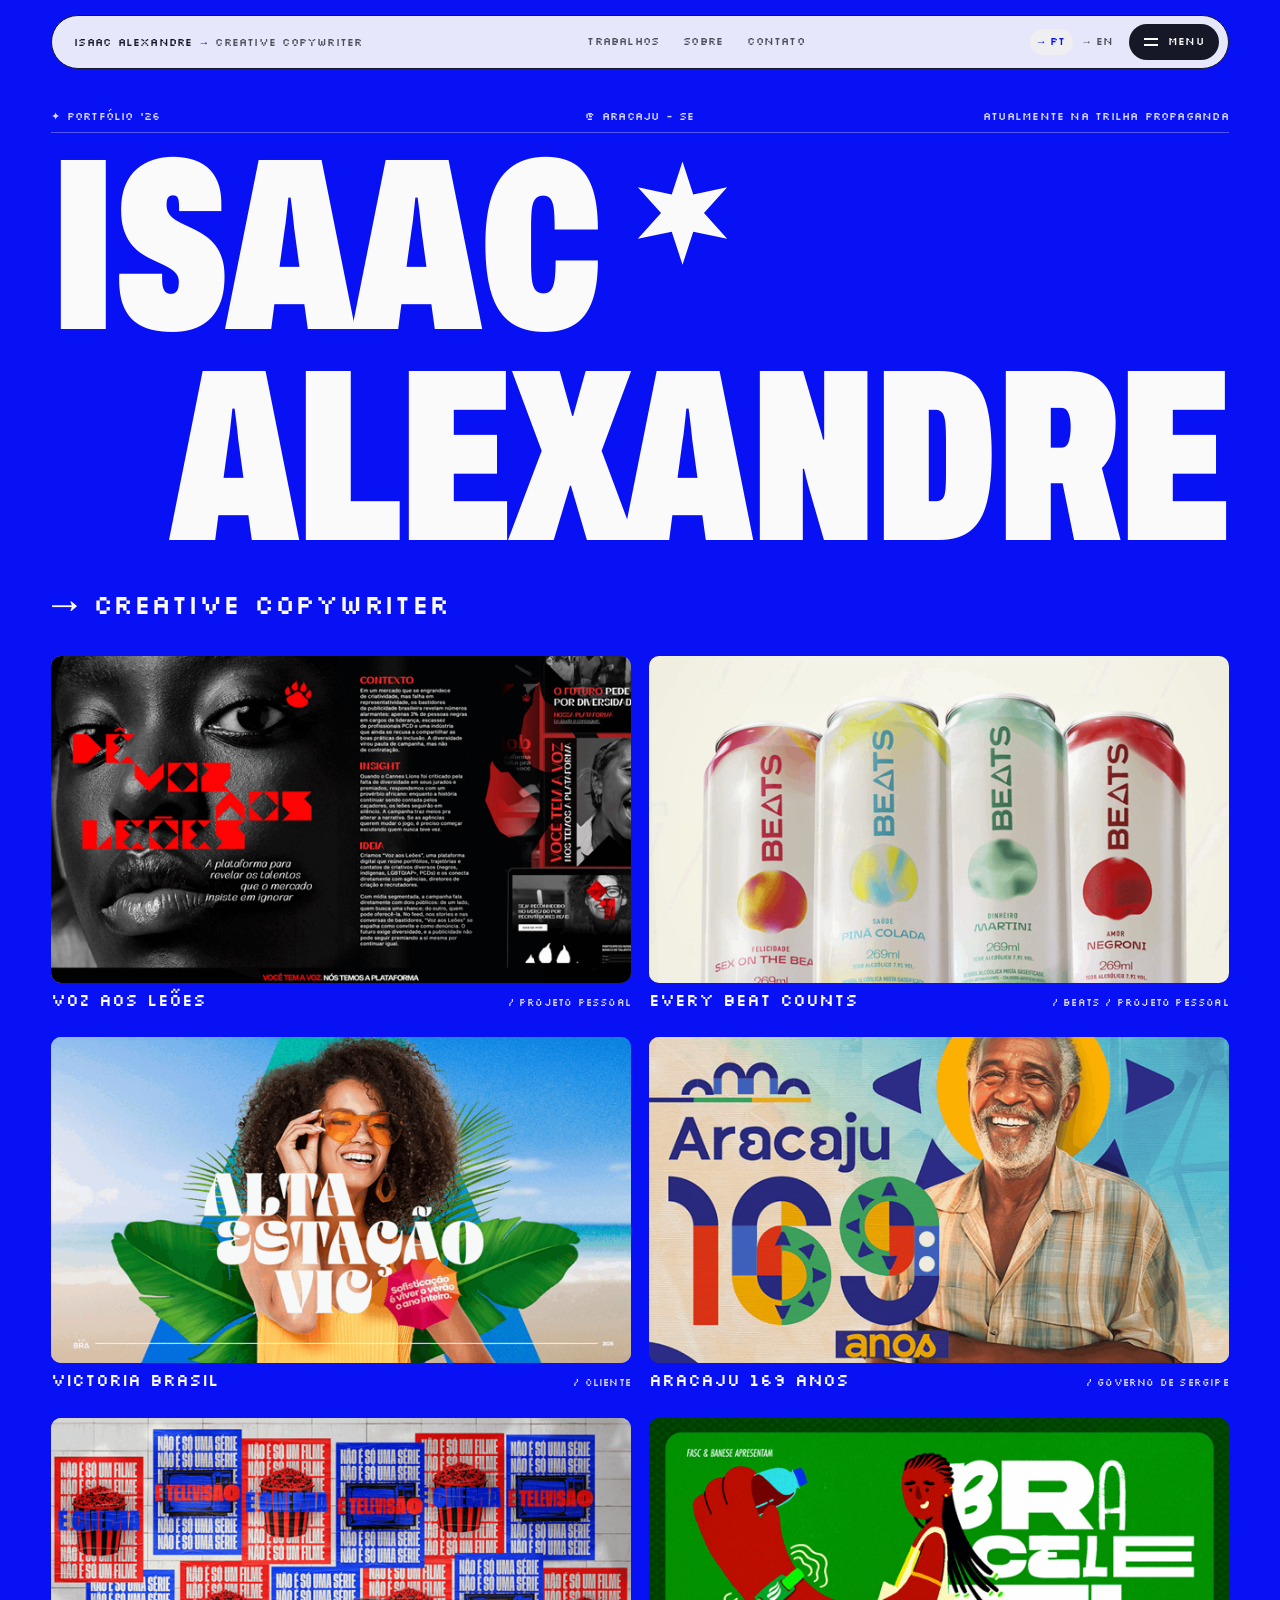
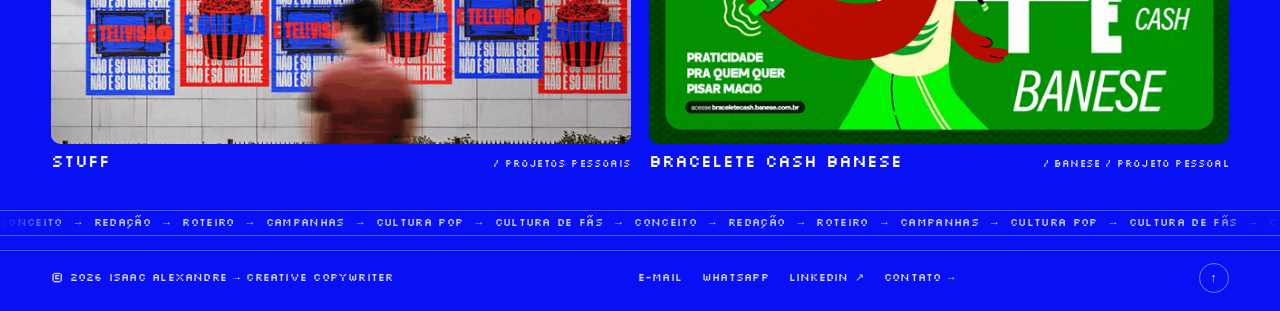
<file: index.html>
<!doctype html>
<html lang="pt-BR">
<head>
  <meta charset="utf-8">
  <meta name="viewport" content="width=device-width, initial-scale=1">
  <title>Isaac Alexandre — Creative Copywriter</title>
  <meta name="description" content="Portfólio de Isaac Alexandre, redator criativo. Campanhas, conceitos e projetos pessoais.">
  <meta property="og:title" content="Isaac Alexandre — Creative Copywriter">
  <meta property="og:description" content="Não sei desenhar. Muito menos pintar. Mas sei escrever histórias. Boas histórias.">
  <meta property="og:image" content="assets/img/home-01.webp">
  <meta name="theme-color" content="#0811F4">
  <link rel="icon" href="assets/img/favicon-star.svg?v=4" type="image/svg+xml">
  <link rel="icon" href="favicon.ico?v=4" sizes="32x32">
  <link rel="apple-touch-icon" href="assets/img/apple-touch-icon-star.png?v=4">
  <link rel="preconnect" href="https://fonts.googleapis.com">
  <link rel="preconnect" href="https://fonts.gstatic.com" crossorigin>
  <link href="https://fonts.googleapis.com/css2?family=Archivo:ital,wdth,wght@0,62..125,400..900;1,100,400..600&family=Silkscreen:wght@400;700&display=swap" rel="stylesheet">
  <link rel="stylesheet" href="assets/css/style.css">
  <script>try{document.documentElement.setAttribute("data-lang",localStorage.getItem("ia-lang")||"pt")}catch(e){}</script>
</head>
<body class="home" id="top">
  <a class="skip" href="#main">Pular para o conteúdo</a>

  <header class="site-header">
    <div class="wrap">
      <div class="bar">
        <a class="brand" href="index.html" aria-label="Isaac Alexandre, Creative Copywriter — início"><span class="b-name">Isaac Alexandre</span><span class="b-role"><span class="b-arrow" aria-hidden="true">→</span>Creative Copywriter</span></a>
        <nav class="nav-inline label" aria-label="Principal">
          <a href="index.html#trabalhos"><span data-l="pt">Trabalhos</span><span data-l="en">Work</span></a>
          <a href="sobre.html"><span data-l="pt">Sobre</span><span data-l="en">About</span></a>
          <a href="sobre.html#contato"><span data-l="pt">Contato</span><span data-l="en">Contact</span></a>
        </nav>
        <div class="header-tools">
          <div class="lang label" role="group" aria-label="Idioma / Language">
            <button type="button" data-set-lang="pt">→ PT</button><button type="button" data-set-lang="en">→ EN</button>
          </div>
          <button class="menu-btn label" type="button" aria-expanded="false" aria-controls="menu"><span class="bars" aria-hidden="true"></span>Menu</button>
        </div>
      </div>
    </div>
  </header>

  <div class="menu" id="menu" aria-hidden="true">
    <div class="wrap">
      <ul class="menu-list">
        <li><a href="index.html" aria-current="page" data-preview="assets/img/home-01.webp"><span class="n">00</span>Home</a></li>
        <li><a href="voz-aos-leoes.html" data-preview="assets/img/home-01.webp"><span class="n">01</span><span data-l="pt">Voz aos Leões</span><span data-l="en">Voice to the Lions</span></a></li>
        <li><a href="every-beat-counts.html" data-preview="assets/img/home-02.webp"><span class="n">02</span>Every Beat Counts</a></li>
        <li><a href="victoria-brasil.html" data-preview="assets/img/home-03.webp"><span class="n">03</span>Victoria Brasil</a></li>
        <li><a href="aracaju-169-anos.html" data-preview="assets/img/home-06.webp"><span class="n">04</span><span data-l="pt">Aracaju 169 anos</span><span data-l="en">Aracaju 169 years</span></a></li>
        <li><a href="stuff.html" data-preview="assets/img/home-07.webp"><span class="n">05</span>Stuff</a></li>
        <li><a href="https://www.behance.net/gallery/235548747/Bracelete-Cash-Banese" target="_blank" rel="noopener" data-preview="assets/img/home-11.webp"><span class="n">06</span>Bracelete Cash <span class="ext">↗</span></a></li>
        <li><a href="sobre.html" data-preview="assets/img/about-02.webp"><span class="n">→</span><span data-l="pt">Sobre &amp; contato</span><span data-l="en">About &amp; contact</span></a></li>
      </ul>
      <div class="menu-aside">
        <div class="menu-preview" aria-hidden="true"></div>
        <div class="menu-contact label">
          <a href="mailto:isaacalexandreaguiar@gmail.com">→ isaacalexandreaguiar@gmail.com</a>
          <a href="https://wa.me/5538999338228" target="_blank" rel="noopener">→ +55 (38) 9 9933-8228</a>
          <a href="https://www.linkedin.com/in/isaacaalexandre/" target="_blank" rel="noopener">→ LinkedIn ↗</a>
        </div>
      </div>
    </div>
  </div>

  <main id="main">
    <section class="intro" aria-labelledby="intro-name">
      <div class="wrap">
        <ul class="intro-meta px">
          <li><span class="tw" aria-hidden="true">✦</span> <span data-l="pt">Portfólio</span><span data-l="en">Portfolio</span> ’26</li>
          <li>@ Aracaju - SE</li>
          <li><span data-l="pt">Atualmente na Trilha Propaganda</span><span data-l="en">Currently at Trilha Propaganda</span></li>
        </ul>
        <h1 class="intro-name" id="intro-name" aria-label="Isaac Alexandre">
          <span class="line in-1"><span>Isaac<span class="in-star star-shape" aria-hidden="true"></span></span></span>
          <span class="line in-2"><span>Alexandre</span></span>
        </h1>
        <p class="intro-role"><span class="intro-arrow" aria-hidden="true">→</span><span class="px">Creative Copywriter</span></p>
      </div>
    </section>

    <section class="work" id="trabalhos">
      <div class="wrap">
        <div class="grid">
          <a class="card rv" href="voz-aos-leoes.html">
            <div class="card-media">
              <img class="still" src="assets/img/home-01.webp" alt="Voz aos Leões — retrato com tipografia vermelha" width="1600" height="900">
              <img class="anim" src="assets/img/gif/voz-aos-leoes.gif" alt="" width="640" height="360" loading="lazy" decoding="async">
            </div>
            <div class="card-body">
              <div>
                <h2 class="card-title"><span data-l="pt">Voz aos Leões</span><span data-l="en">Voice to the Lions</span></h2>
                <p class="card-sub label">/ <span data-l="pt">Projeto pessoal</span><span data-l="en">Personal project</span></p>
              </div>
            </div>
          </a>

          <a class="card rv rv-d1" href="every-beat-counts.html">
            <div class="card-media">
              <img class="still" src="assets/img/home-02.webp" alt="Every Beat Counts — latas de Beats" width="1600" height="673">
              <img class="anim" src="assets/img/gif/every-beat-counts.gif" alt="" width="640" height="360" loading="lazy" decoding="async">
            </div>
            <div class="card-body">
              <div>
                <h2 class="card-title">Every Beat Counts</h2>
                <p class="card-sub label">/ Beats / <span data-l="pt">Projeto pessoal</span><span data-l="en">Personal project</span></p>
              </div>
            </div>
          </a>

          <a class="card rv" href="victoria-brasil.html">
            <div class="card-media">
              <img class="still" src="assets/img/home-03.webp" alt="Victoria Brasil — campanha Aracaju 170 anos" width="1600" height="900">
              <img class="anim" src="assets/img/gif/victoria-brasil.gif" alt="" width="640" height="360" loading="lazy" decoding="async">
            </div>
            <div class="card-body">
              <div>
                <h2 class="card-title">Victoria Brasil</h2>
                <p class="card-sub label">/ <span data-l="pt">Cliente</span><span data-l="en">Client</span></p>
              </div>
            </div>
          </a>

          <a class="card rv rv-d1" href="aracaju-169-anos.html">
            <div class="card-media">
              <img class="still" src="assets/img/home-06.webp" alt="Aracaju 169 anos — senhor sorrindo" width="1600" height="883">
              <img class="anim" src="assets/img/gif/aracaju-169-anos.gif" alt="" width="640" height="360" loading="lazy" decoding="async">
            </div>
            <div class="card-body">
              <div>
                <h2 class="card-title"><span data-l="pt">Aracaju 169 anos</span><span data-l="en">Aracaju 169 years</span></h2>
                <p class="card-sub label">/ <span data-l="pt">Governo de Sergipe</span><span data-l="en">Government of Sergipe</span></p>
              </div>
            </div>
          </a>

          <a class="card rv" href="stuff.html">
            <div class="card-media">
              <img class="still" src="assets/img/home-07.webp" alt="Stuff — Tomateverso" width="1600" height="1067">
              <img class="anim" src="assets/img/gif/stuff.gif" alt="" width="640" height="360" loading="lazy" decoding="async">
            </div>
            <div class="card-body">
              <div>
                <h2 class="card-title">Stuff</h2>
                <p class="card-sub label">/ <span data-l="pt">Projetos pessoais</span><span data-l="en">Personal projects</span></p>
              </div>
            </div>
          </a>

          <a class="card is-ext rv rv-d1" href="https://www.behance.net/gallery/235548747/Bracelete-Cash-Banese" target="_blank" rel="noopener">
            <div class="card-media">
              <img class="still" src="assets/img/home-11.webp" alt="Bracelete Cash Banese" width="1600" height="900">
              <img class="anim" src="assets/img/gif/bracelete-cash.gif" alt="" width="640" height="360" loading="lazy" decoding="async">
            </div>
            <div class="card-body">
              <div>
                <h2 class="card-title">Bracelete Cash Banese</h2>
                <p class="card-sub label">/ Banese / <span data-l="pt">Projeto pessoal</span><span data-l="en">Personal project</span></p>
              </div>
            </div>
          </a>
        </div>
      </div>
    </section>

    <div class="marquee" aria-label="Conceito, redação, roteiro, campanhas, cultura pop, cultura de fãs">
      <!-- cada faixa repete o mesmo grupo; o JS completa cópias até cobrir a tela e anda exatamente 1 grupo por ciclo (loop sem emenda) -->
      <div class="marquee-track" data-l="pt" aria-hidden="true">
        <div class="marquee-group"><span>Conceito <i>→</i></span><span>Redação <i>→</i></span><span>Roteiro <i>→</i></span><span>Campanhas <i>→</i></span><span>Cultura pop <i>→</i></span><span>Cultura de fãs <i>→</i></span></div>
        <div class="marquee-group"><span>Conceito <i>→</i></span><span>Redação <i>→</i></span><span>Roteiro <i>→</i></span><span>Campanhas <i>→</i></span><span>Cultura pop <i>→</i></span><span>Cultura de fãs <i>→</i></span></div>
      </div>
      <div class="marquee-track" data-l="en" aria-hidden="true">
        <div class="marquee-group"><span>Concept <i>→</i></span><span>Copywriting <i>→</i></span><span>Scripts <i>→</i></span><span>Campaigns <i>→</i></span><span>Pop culture <i>→</i></span><span>Fandom culture <i>→</i></span></div>
        <div class="marquee-group"><span>Concept <i>→</i></span><span>Copywriting <i>→</i></span><span>Scripts <i>→</i></span><span>Campaigns <i>→</i></span><span>Pop culture <i>→</i></span><span>Fandom culture <i>→</i></span></div>
      </div>
    </div>
  </main>

  <footer class="site-footer">
    <div class="wrap footer-mini label">
      <span>© <span data-year>2026</span> Isaac Alexandre → Creative Copywriter</span>
      <nav class="footer-links" aria-label="Contato">
        <a href="mailto:isaacalexandreaguiar@gmail.com">E-mail</a>
        <a href="https://wa.me/5538999338228" target="_blank" rel="noopener">WhatsApp</a>
        <a href="https://www.linkedin.com/in/isaacaalexandre/" target="_blank" rel="noopener">LinkedIn ↗</a>
        <a href="sobre.html#contato"><span data-l="pt">Contato</span><span data-l="en">Contact</span> →</a>
      </nav>
      <a class="to-top" href="#top" aria-label="Voltar ao topo">↑</a>
    </div>
  </footer>

  <script src="data/letterboxd.js"></script>
  <script src="assets/js/main.js"></script>
</body>
</html>
</file>
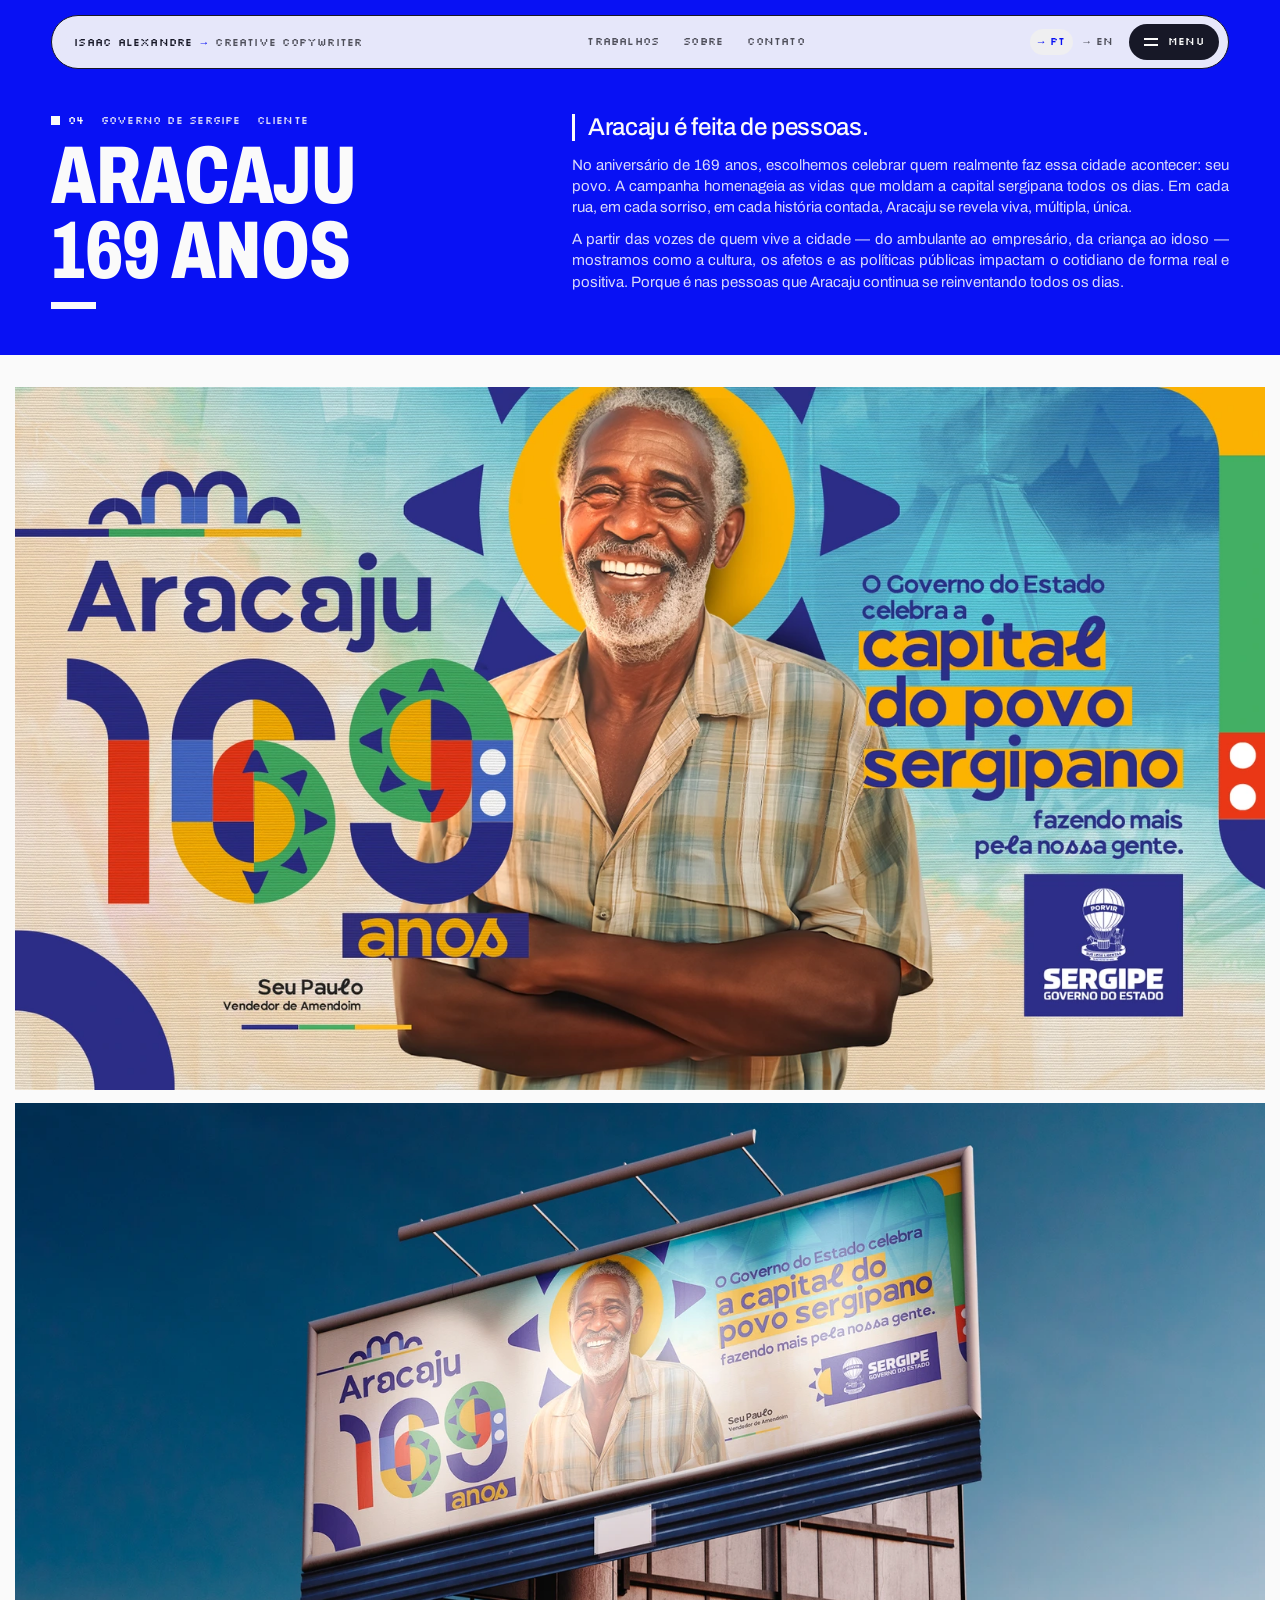
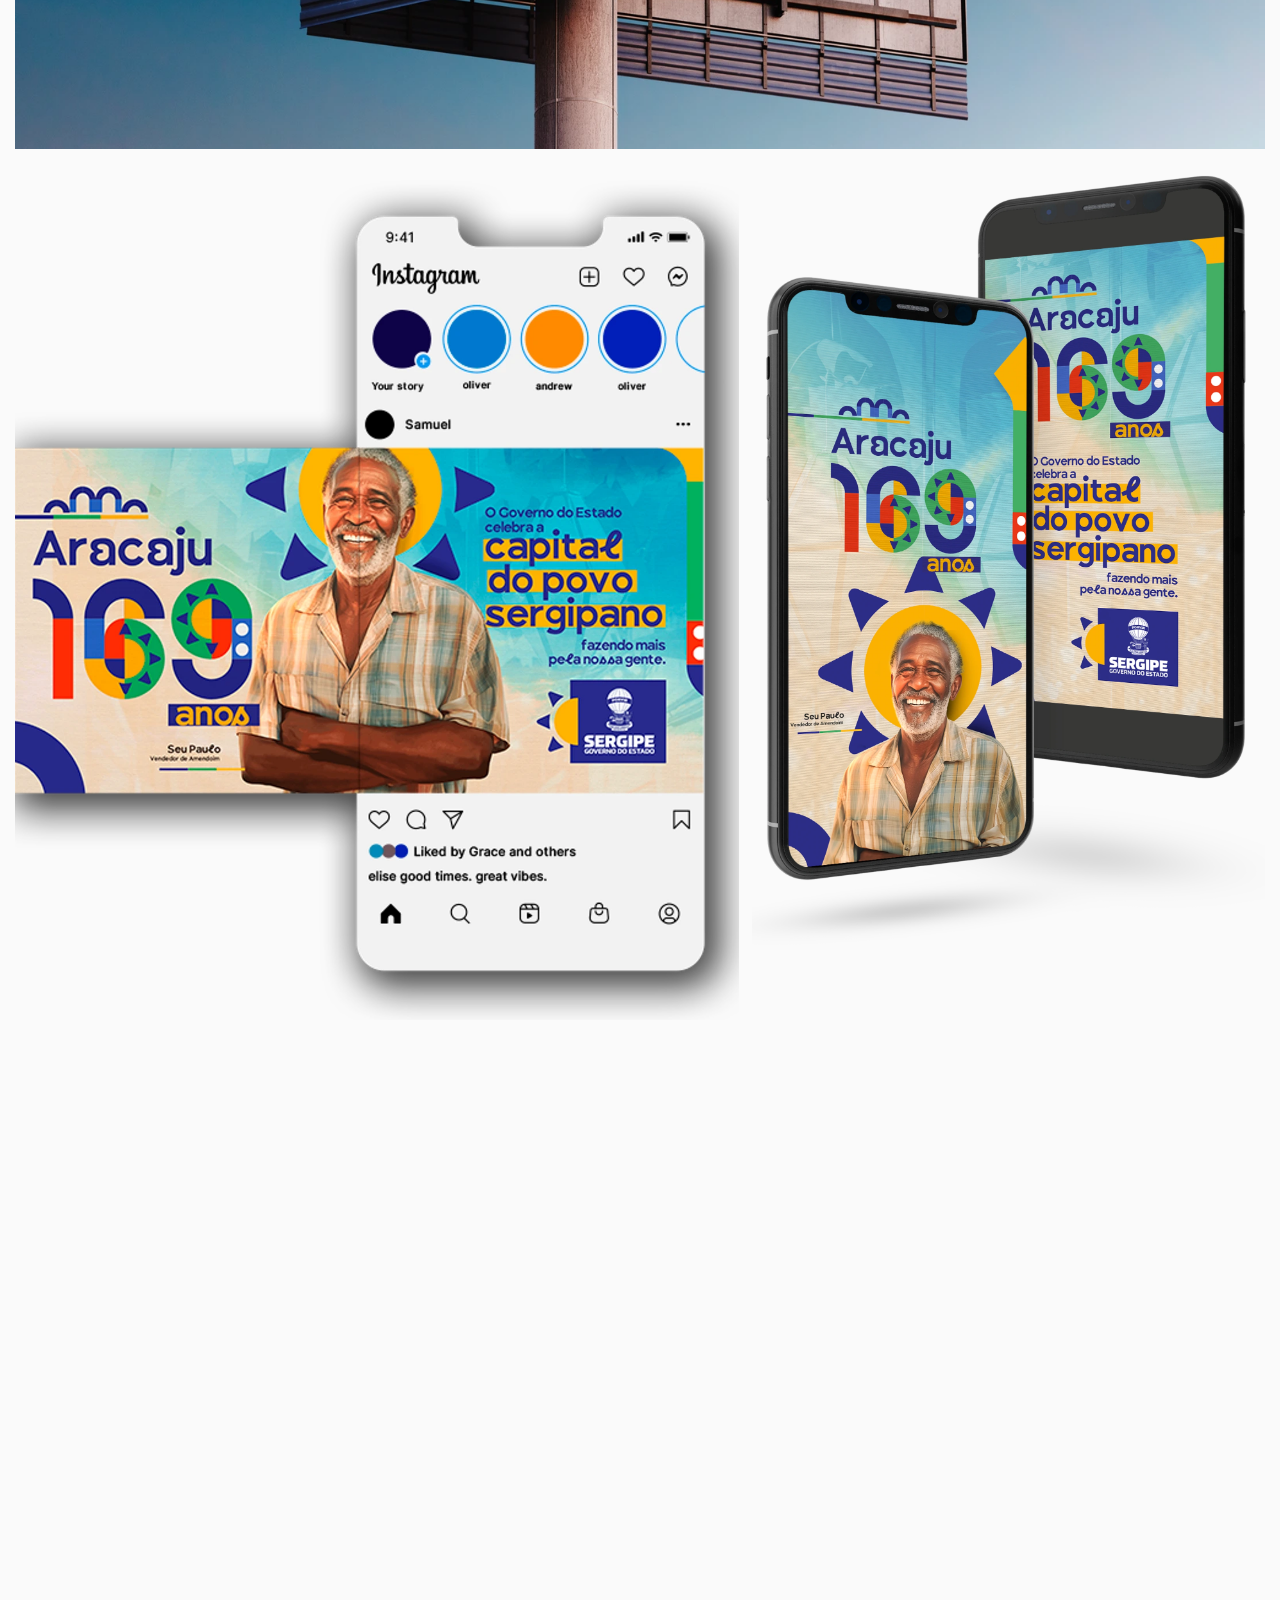
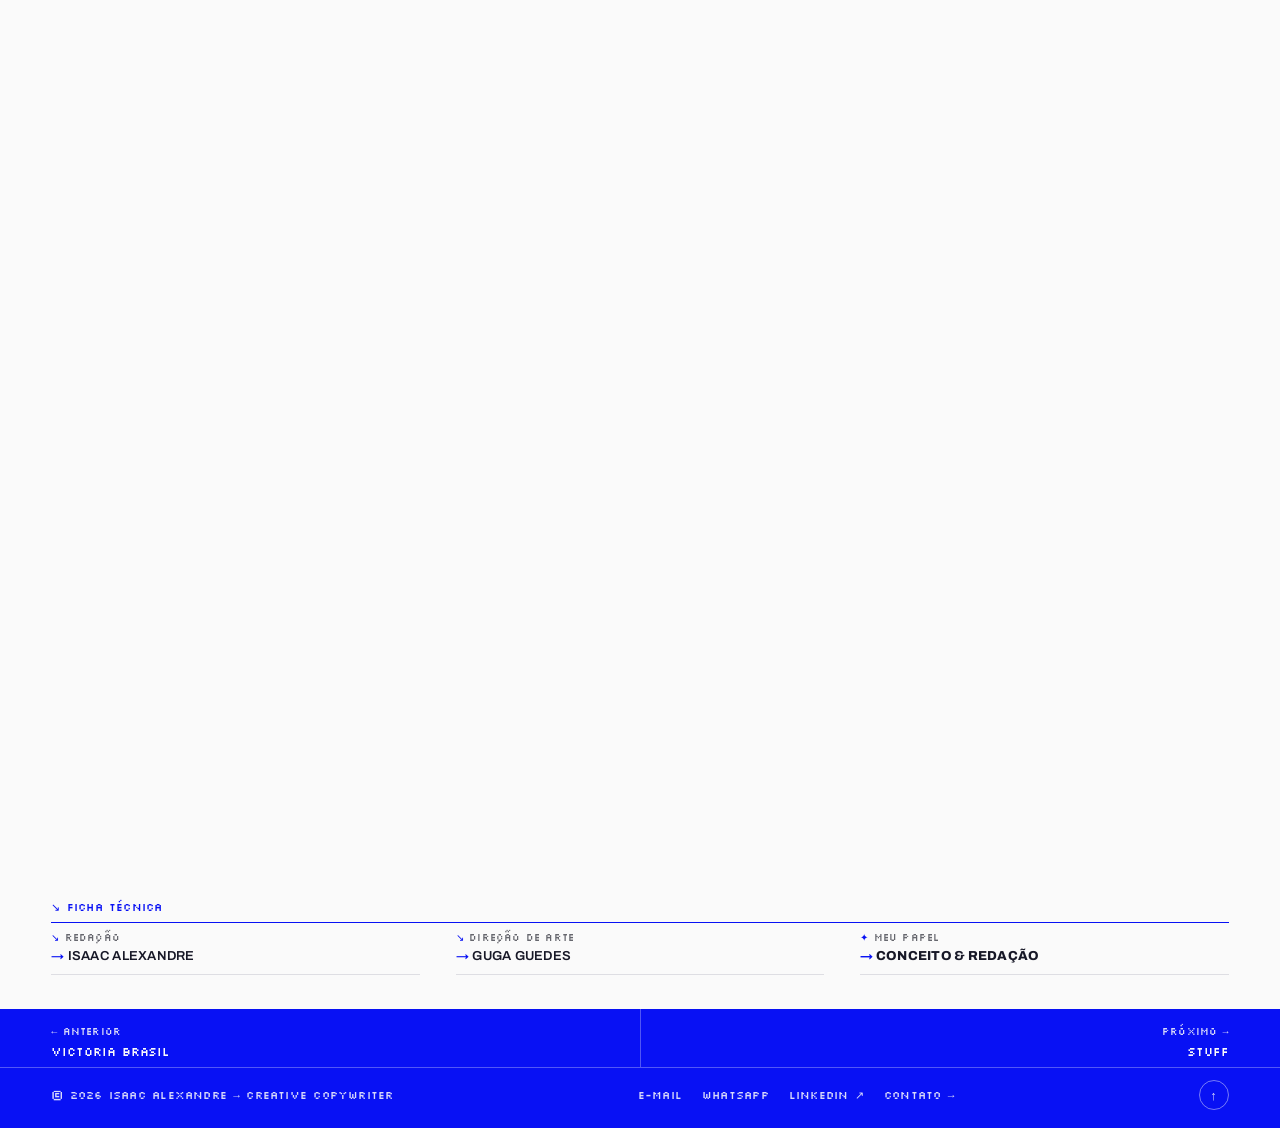
<file: aracaju-169-anos.html>
<!doctype html>
<html lang="pt-BR">
<head>
  <meta charset="utf-8">
  <meta name="viewport" content="width=device-width, initial-scale=1">
  <title>Aracaju 169 anos — Isaac Alexandre</title>
  <meta name="description" content="Campanha de aniversário de Aracaju para o Governo de Sergipe: Aracaju é feita de pessoas.">
  <meta property="og:title" content="Aracaju 169 anos — Isaac Alexandre">
  <meta property="og:description" content="Campanha de aniversário de Aracaju para o Governo de Sergipe: Aracaju é feita de pessoas.">
  <meta property="og:image" content="assets/img/aracaju-01.webp">
  <meta name="theme-color" content="#FAFAFA">
  <link rel="icon" href="assets/img/favicon-star.svg?v=4" type="image/svg+xml">
  <link rel="icon" href="favicon.ico?v=4" sizes="32x32">
  <link rel="apple-touch-icon" href="assets/img/apple-touch-icon-star.png?v=4">
  <link rel="preconnect" href="https://fonts.googleapis.com">
  <link rel="preconnect" href="https://fonts.gstatic.com" crossorigin>
  <link href="https://fonts.googleapis.com/css2?family=Archivo:ital,wdth,wght@0,62..125,400..900;1,100,400..600&family=Silkscreen:wght@400;700&display=swap" rel="stylesheet">
  <link rel="stylesheet" href="assets/css/style.css">
  <script>try{document.documentElement.setAttribute("data-lang",localStorage.getItem("ia-lang")||"pt")}catch(e){}</script>
</head>
<body class="project" id="top">
  <a class="skip" href="#main">Pular para o conteúdo</a>

  <header class="site-header">
    <div class="wrap">
      <div class="bar">
        <a class="brand" href="index.html" aria-label="Isaac Alexandre, Creative Copywriter — início"><span class="b-name">Isaac Alexandre</span><span class="b-role"><span class="b-arrow" aria-hidden="true">→</span>Creative Copywriter</span></a>
        <nav class="nav-inline label" aria-label="Principal">
          <a href="index.html#trabalhos"><span data-l="pt">Trabalhos</span><span data-l="en">Work</span></a>
          <a href="sobre.html"><span data-l="pt">Sobre</span><span data-l="en">About</span></a>
          <a href="sobre.html#contato"><span data-l="pt">Contato</span><span data-l="en">Contact</span></a>
        </nav>
        <div class="header-tools">
          <div class="lang label" role="group" aria-label="Idioma / Language">
            <button type="button" data-set-lang="pt">→ PT</button><button type="button" data-set-lang="en">→ EN</button>
          </div>
          <button class="menu-btn label" type="button" aria-expanded="false" aria-controls="menu"><span class="bars" aria-hidden="true"></span>Menu</button>
        </div>
      </div>
    </div>
  </header>

  <div class="menu" id="menu" aria-hidden="true">
    <div class="wrap">
      <ul class="menu-list">
        <li><a href="index.html" data-preview="assets/img/home-01.webp"><span class="n">00</span>Home</a></li>
        <li><a href="voz-aos-leoes.html" data-preview="assets/img/home-01.webp"><span class="n">01</span><span data-l="pt">Voz aos Leões</span><span data-l="en">Voice to the Lions</span></a></li>
        <li><a href="every-beat-counts.html" data-preview="assets/img/home-02.webp"><span class="n">02</span>Every Beat Counts</a></li>
        <li><a href="victoria-brasil.html" data-preview="assets/img/home-03.webp"><span class="n">03</span>Victoria Brasil</a></li>
        <li><a href="aracaju-169-anos.html" aria-current="page" data-preview="assets/img/home-06.webp"><span class="n">04</span><span data-l="pt">Aracaju 169 anos</span><span data-l="en">Aracaju 169 years</span></a></li>
        <li><a href="stuff.html" data-preview="assets/img/home-07.webp"><span class="n">05</span>Stuff</a></li>
        <li><a href="https://www.behance.net/gallery/235548747/Bracelete-Cash-Banese" target="_blank" rel="noopener" data-preview="assets/img/home-11.webp"><span class="n">06</span>Bracelete Cash <span class="ext">↗</span></a></li>
        <li><a href="sobre.html" data-preview="assets/img/about-02.webp"><span class="n">→</span><span data-l="pt">Sobre &amp; contato</span><span data-l="en">About &amp; contact</span></a></li>
      </ul>
      <div class="menu-aside">
        <div class="menu-preview" aria-hidden="true"></div>
        <div class="menu-contact label">
          <a href="mailto:isaacalexandreaguiar@gmail.com">→ isaacalexandreaguiar@gmail.com</a>
          <a href="https://wa.me/5538999338228" target="_blank" rel="noopener">→ +55 (38) 9 9933-8228</a>
          <a href="https://www.linkedin.com/in/isaacaalexandre/" target="_blank" rel="noopener">→ LinkedIn ↗</a>
        </div>
      </div>
    </div>
  </div>

  <main id="main">
    <article>
      <section class="p-hero">
        <div class="wrap p-head">
          <div class="p-head-title">
            <p class="p-kicker"><span class="label">04</span><span class="label"><span data-l="pt">Governo de Sergipe</span><span data-l="en">Government of Sergipe</span></span><span class="label"><span data-l="pt">Cliente</span><span data-l="en">Client</span></span></p>
          <h1 class="display p-title">
            <span class="line"><span>Aracaju</span></span>
            <span class="line"><span><span data-l="pt">169 anos</span><span data-l="en">169 years</span></span></span>
          </h1>
          </div>
          <div class="p-text rv">
            <div data-l="pt">
              <p class="lead">Aracaju é feita de pessoas.</p>
              <p>No aniversário de 169 anos, escolhemos celebrar quem realmente faz essa cidade acontecer: seu povo. A campanha homenageia as vidas que moldam a capital sergipana todos os dias. Em cada rua, em cada sorriso, em cada história contada, Aracaju se revela viva, múltipla, única.</p>
              <p>A partir das vozes de quem vive a cidade — do ambulante ao empresário, da criança ao idoso — mostramos como a cultura, os afetos e as políticas públicas impactam o cotidiano de forma real e positiva. Porque é nas pessoas que Aracaju continua se reinventando todos os dias.</p>
            </div>
            <div data-l="en">
              <p class="lead">Aracaju is made of people.</p>
              <p>For its 169th anniversary, we chose to honor what truly moves this city forward: its people. This campaign celebrates the lives that shape Aracaju day after day. In every street, every smile, every story, the city reveals itself as vibrant, diverse, and unmistakably unique.</p>
              <p>Through the voices of those who live it — from street vendors to entrepreneurs, from childhood to old age — we captured how culture, connection, and public policy impact daily life in meaningful ways. It is through its people that Aracaju reinvents itself, every single day.</p>
            </div>
          </div>
        </div>
      </section>

      <section class="gallery">
          <figure class="rv"><a class="zoom" href="assets/img/aracaju-01.webp"><img src="assets/img/aracaju-01.webp" alt="Aracaju 169 anos — key visual" width="1600" height="900" loading="lazy"></a></figure>
          <figure class="rv"><a class="zoom" href="assets/img/aracaju-02.webp"><img src="assets/img/aracaju-02.webp" alt="Aracaju 169 anos — peça" width="1600" height="827" loading="lazy"></a></figure>
          <figure class="c7 fill rv"><a class="zoom" href="assets/img/aracaju-03.webp"><img src="assets/img/aracaju-03.webp" alt="Aracaju 169 anos — post" width="1600" height="1493" loading="lazy"></a></figure>
          <figure class="c5 rv rv-d1"><a class="zoom" href="assets/img/aracaju-04.webp"><img src="assets/img/aracaju-04.webp" alt="Aracaju 169 anos — story" width="1600" height="2679" loading="lazy"></a></figure>
          <figure class="c6 rv"><a class="zoom" href="assets/img/aracaju-05.webp"><img src="assets/img/aracaju-05.webp" alt="Aracaju 169 anos — personagem" width="1600" height="900" loading="lazy"></a></figure>
          <figure class="c6 rv rv-d1"><a class="zoom" href="assets/img/aracaju-06.webp"><img src="assets/img/aracaju-06.webp" alt="Aracaju 169 anos — personagem" width="1600" height="900" loading="lazy"></a></figure>
          <figure class="c6 rv"><a class="zoom" href="assets/img/aracaju-07.webp"><img src="assets/img/aracaju-07.webp" alt="Aracaju 169 anos — personagem" width="1600" height="900" loading="lazy"></a></figure>
          <figure class="c6 rv rv-d1"><a class="zoom" href="assets/img/aracaju-08.webp"><img src="assets/img/aracaju-08.webp" alt="Aracaju 169 anos — personagem" width="1600" height="900" loading="lazy"></a></figure>
          <figure class="c6 rv"><a class="zoom" href="assets/img/aracaju-09.webp"><img src="assets/img/aracaju-09.webp" alt="Aracaju 169 anos — personagem" width="1600" height="900" loading="lazy"></a></figure>
          <figure class="c6 rv rv-d1"><a class="zoom" href="assets/img/aracaju-10.webp"><img src="assets/img/aracaju-10.webp" alt="Aracaju 169 anos — personagem" width="1600" height="900" loading="lazy"></a></figure>
          <figure class="c6 rv"><a class="zoom" href="assets/img/aracaju-11.webp"><img src="assets/img/aracaju-11.webp" alt="Aracaju 169 anos — personagem" width="1600" height="900" loading="lazy"></a></figure>
          <figure class="c6 rv rv-d1"><a class="zoom" href="assets/img/aracaju-12.webp"><img src="assets/img/aracaju-12.webp" alt="Aracaju 169 anos — personagem" width="1600" height="900" loading="lazy"></a></figure>
        </section>

        <section class="p-credits">
          <div class="wrap">
            <p class="label p-credits-title">↘ <span data-l="pt">Ficha técnica</span><span data-l="en">Credits</span></p>
            <dl class="credits">
            <div><dt class="label"><span data-l="pt">Redação</span><span data-l="en">Copywriter</span></dt><dd>Isaac Alexandre</dd></div>
            <div><dt class="label"><span data-l="pt">Direção de arte</span><span data-l="en">Art direction</span></dt><dd>Guga Guedes</dd></div>
            <div class="role"><dt class="label"><span data-l="pt">Meu papel</span><span data-l="en">My role</span></dt><dd><span data-l="pt">Conceito &amp; redação</span><span data-l="en">Concept &amp; copywriting</span></dd></div>
          </dl>
          </div>
        </section>

      <nav class="p-next" aria-label="Projetos">
        <div class="wrap">
          <a href="victoria-brasil.html"><span class="label">← <span data-l="pt">Anterior</span><span data-l="en">Previous</span></span><p class="display">Victoria Brasil</p></a>
          <a href="stuff.html"><span class="label"><span data-l="pt">Próximo</span><span data-l="en">Next</span> →</span><p class="display">Stuff</p></a>
        </div>
      </nav>
    </article>
  </main>

  <footer class="site-footer">
    <div class="wrap footer-mini label">
      <span>© <span data-year>2026</span> Isaac Alexandre → Creative Copywriter</span>
      <nav class="footer-links" aria-label="Contato">
        <a href="mailto:isaacalexandreaguiar@gmail.com">E-mail</a>
        <a href="https://wa.me/5538999338228" target="_blank" rel="noopener">WhatsApp</a>
        <a href="https://www.linkedin.com/in/isaacaalexandre/" target="_blank" rel="noopener">LinkedIn ↗</a>
        <a href="sobre.html#contato"><span data-l="pt">Contato</span><span data-l="en">Contact</span> →</a>
      </nav>
      <a class="to-top" href="#top" aria-label="Voltar ao topo">↑</a>
    </div>
  </footer>

  <script src="data/letterboxd.js"></script>
  <script src="assets/js/main.js"></script>
</body>
</html>
</file>
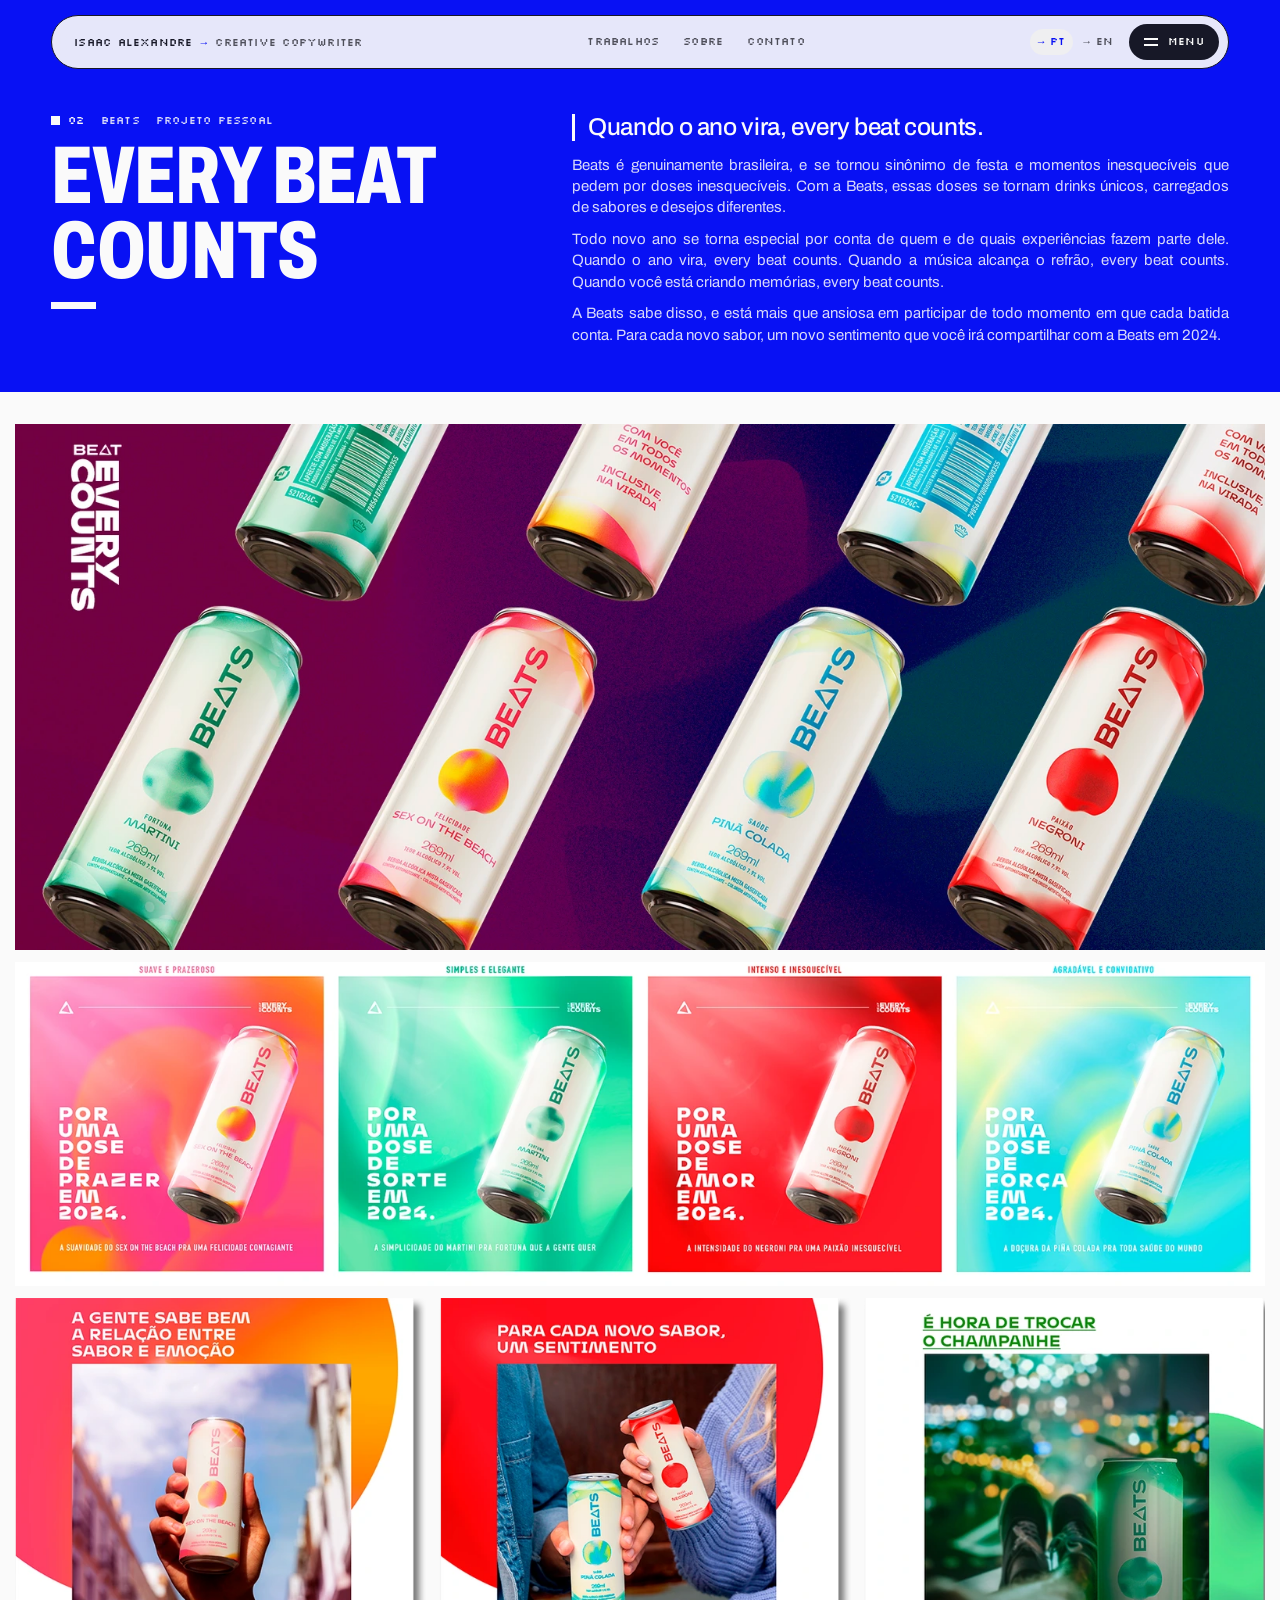
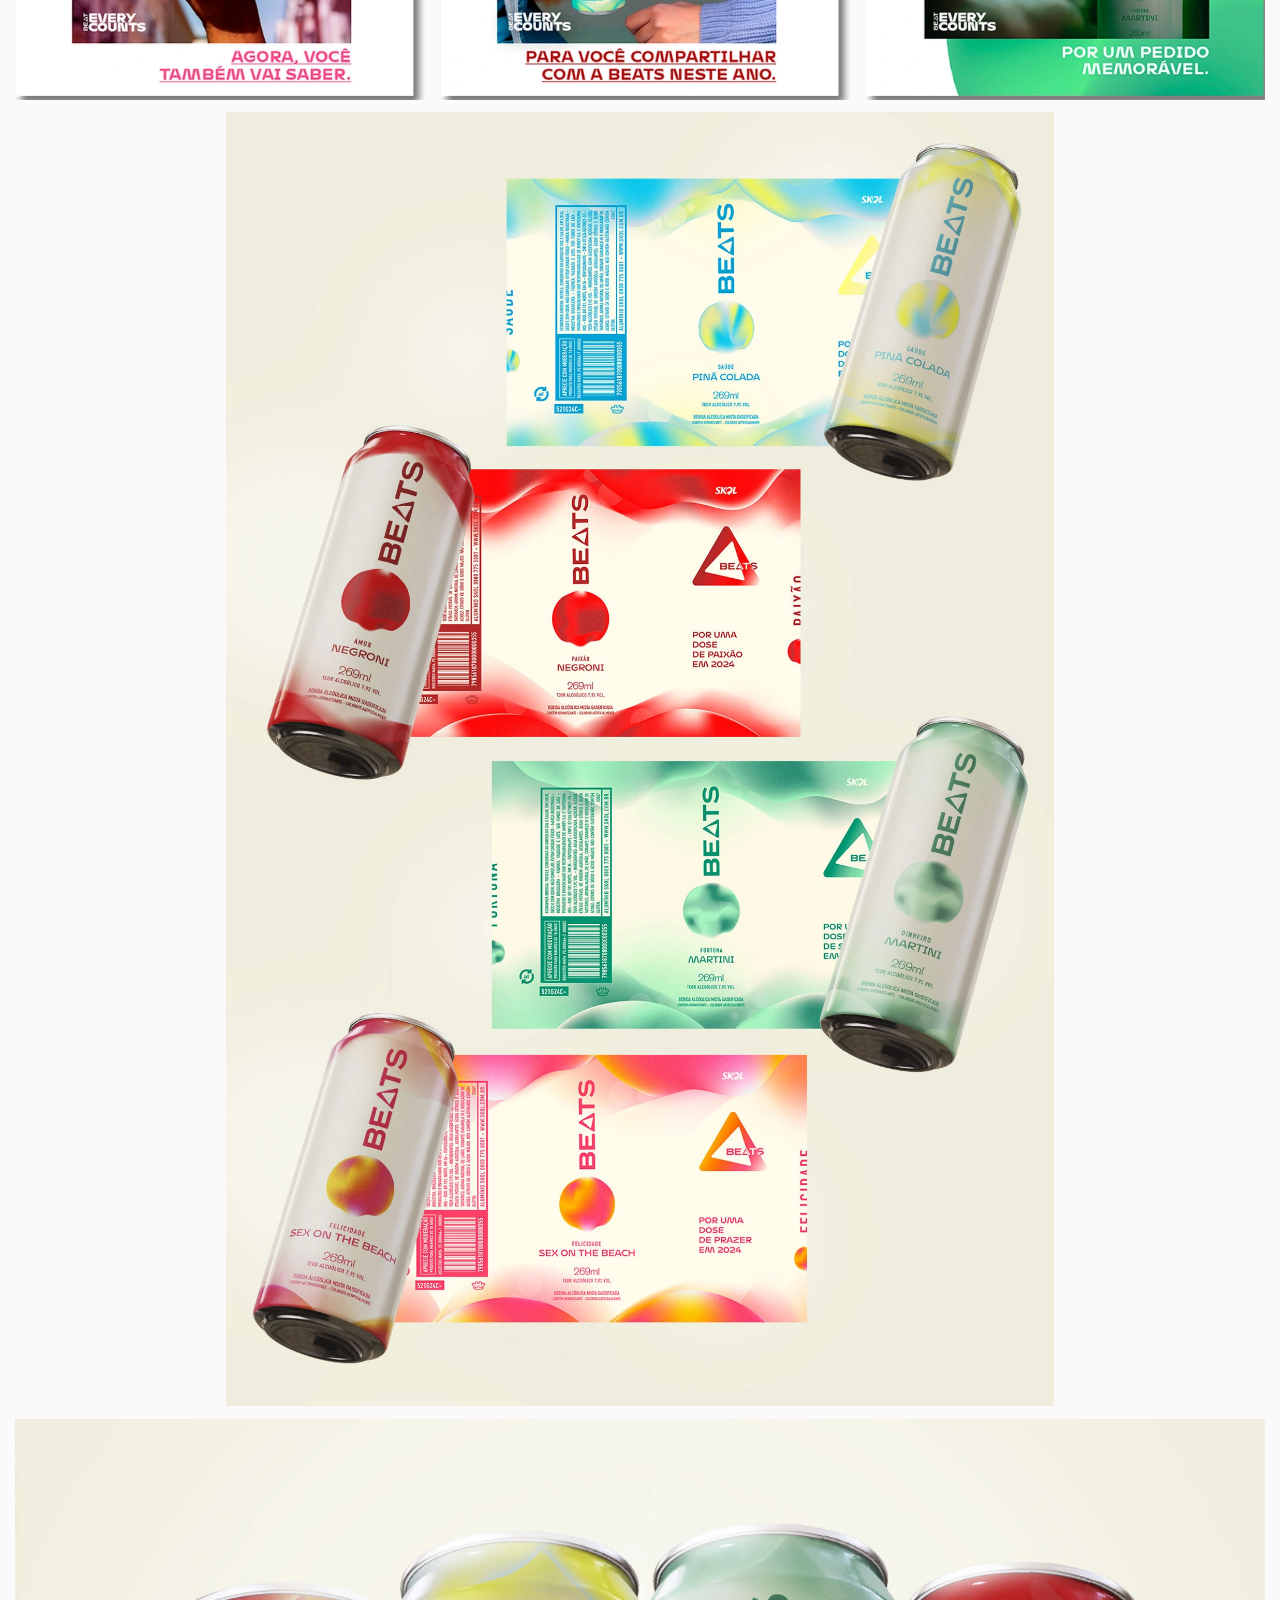
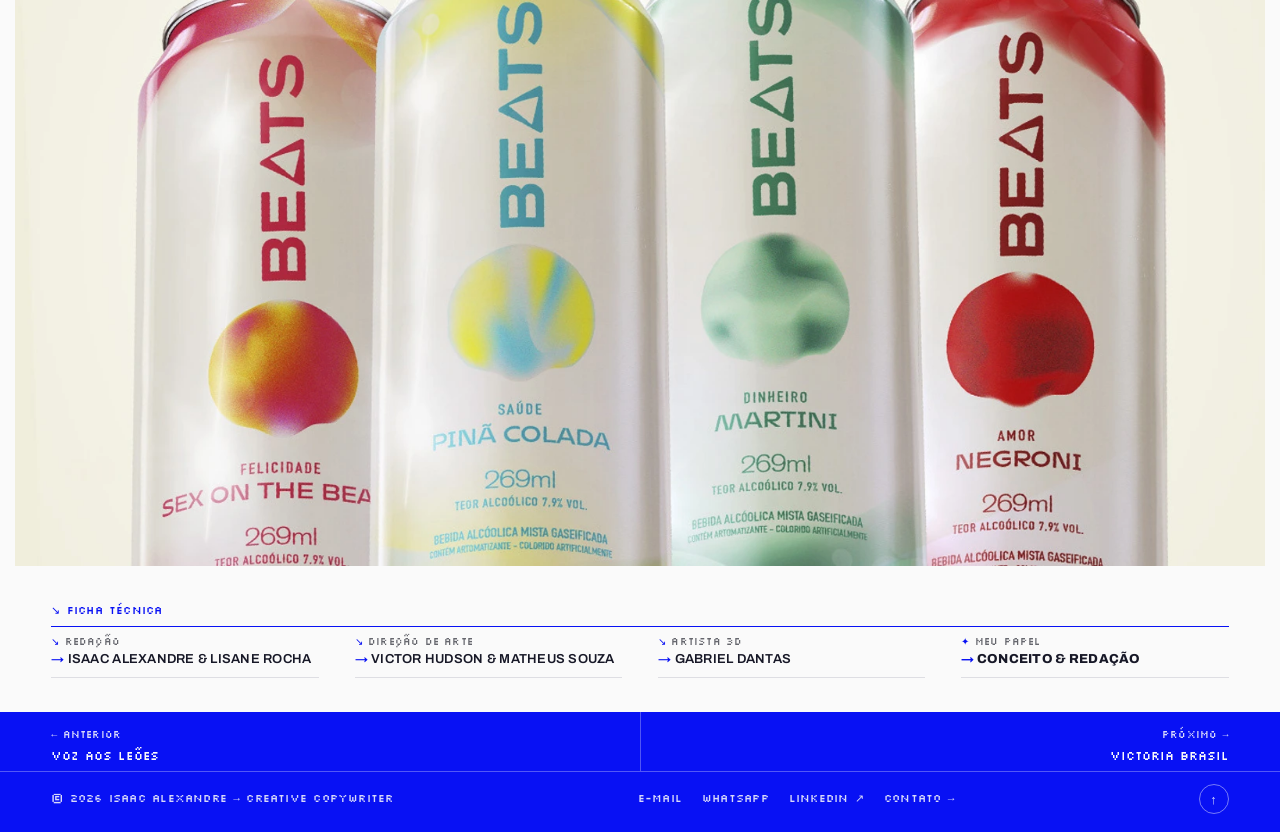
<file: every-beat-counts.html>
<!doctype html>
<html lang="pt-BR">
<head>
  <meta charset="utf-8">
  <meta name="viewport" content="width=device-width, initial-scale=1">
  <title>Every Beat Counts — Isaac Alexandre</title>
  <meta name="description" content="Campanha de Ano Novo para Beats: para cada novo sabor, um novo sentimento. Every beat counts.">
  <meta property="og:title" content="Every Beat Counts — Isaac Alexandre">
  <meta property="og:description" content="Campanha de Ano Novo para Beats: para cada novo sabor, um novo sentimento. Every beat counts.">
  <meta property="og:image" content="assets/img/beats-01.webp">
  <meta name="theme-color" content="#FAFAFA">
  <link rel="icon" href="assets/img/favicon-star.svg?v=4" type="image/svg+xml">
  <link rel="icon" href="favicon.ico?v=4" sizes="32x32">
  <link rel="apple-touch-icon" href="assets/img/apple-touch-icon-star.png?v=4">
  <link rel="preconnect" href="https://fonts.googleapis.com">
  <link rel="preconnect" href="https://fonts.gstatic.com" crossorigin>
  <link href="https://fonts.googleapis.com/css2?family=Archivo:ital,wdth,wght@0,62..125,400..900;1,100,400..600&family=Silkscreen:wght@400;700&display=swap" rel="stylesheet">
  <link rel="stylesheet" href="assets/css/style.css">
  <script>try{document.documentElement.setAttribute("data-lang",localStorage.getItem("ia-lang")||"pt")}catch(e){}</script>
</head>
<body class="project" id="top">
  <a class="skip" href="#main">Pular para o conteúdo</a>

  <header class="site-header">
    <div class="wrap">
      <div class="bar">
        <a class="brand" href="index.html" aria-label="Isaac Alexandre, Creative Copywriter — início"><span class="b-name">Isaac Alexandre</span><span class="b-role"><span class="b-arrow" aria-hidden="true">→</span>Creative Copywriter</span></a>
        <nav class="nav-inline label" aria-label="Principal">
          <a href="index.html#trabalhos"><span data-l="pt">Trabalhos</span><span data-l="en">Work</span></a>
          <a href="sobre.html"><span data-l="pt">Sobre</span><span data-l="en">About</span></a>
          <a href="sobre.html#contato"><span data-l="pt">Contato</span><span data-l="en">Contact</span></a>
        </nav>
        <div class="header-tools">
          <div class="lang label" role="group" aria-label="Idioma / Language">
            <button type="button" data-set-lang="pt">→ PT</button><button type="button" data-set-lang="en">→ EN</button>
          </div>
          <button class="menu-btn label" type="button" aria-expanded="false" aria-controls="menu"><span class="bars" aria-hidden="true"></span>Menu</button>
        </div>
      </div>
    </div>
  </header>

  <div class="menu" id="menu" aria-hidden="true">
    <div class="wrap">
      <ul class="menu-list">
        <li><a href="index.html" data-preview="assets/img/home-01.webp"><span class="n">00</span>Home</a></li>
        <li><a href="voz-aos-leoes.html" data-preview="assets/img/home-01.webp"><span class="n">01</span><span data-l="pt">Voz aos Leões</span><span data-l="en">Voice to the Lions</span></a></li>
        <li><a href="every-beat-counts.html" aria-current="page" data-preview="assets/img/home-02.webp"><span class="n">02</span>Every Beat Counts</a></li>
        <li><a href="victoria-brasil.html" data-preview="assets/img/home-03.webp"><span class="n">03</span>Victoria Brasil</a></li>
        <li><a href="aracaju-169-anos.html" data-preview="assets/img/home-06.webp"><span class="n">04</span><span data-l="pt">Aracaju 169 anos</span><span data-l="en">Aracaju 169 years</span></a></li>
        <li><a href="stuff.html" data-preview="assets/img/home-07.webp"><span class="n">05</span>Stuff</a></li>
        <li><a href="https://www.behance.net/gallery/235548747/Bracelete-Cash-Banese" target="_blank" rel="noopener" data-preview="assets/img/home-11.webp"><span class="n">06</span>Bracelete Cash <span class="ext">↗</span></a></li>
        <li><a href="sobre.html" data-preview="assets/img/about-02.webp"><span class="n">→</span><span data-l="pt">Sobre &amp; contato</span><span data-l="en">About &amp; contact</span></a></li>
      </ul>
      <div class="menu-aside">
        <div class="menu-preview" aria-hidden="true"></div>
        <div class="menu-contact label">
          <a href="mailto:isaacalexandreaguiar@gmail.com">→ isaacalexandreaguiar@gmail.com</a>
          <a href="https://wa.me/5538999338228" target="_blank" rel="noopener">→ +55 (38) 9 9933-8228</a>
          <a href="https://www.linkedin.com/in/isaacaalexandre/" target="_blank" rel="noopener">→ LinkedIn ↗</a>
        </div>
      </div>
    </div>
  </div>

  <main id="main">
    <article>
      <section class="p-hero">
        <div class="wrap p-head">
          <div class="p-head-title">
            <p class="p-kicker"><span class="label">02</span><span class="label">Beats</span><span class="label"><span data-l="pt">Projeto pessoal</span><span data-l="en">Personal project</span></span></p>
          <h1 class="display p-title"><span class="line"><span>Every Beat</span></span><span class="line"><span>Counts</span></span></h1>
          </div>
          <div class="p-text rv">
            <div data-l="pt">
              <p class="lead">Quando o ano vira, every beat counts.</p>
              <p>Beats é genuinamente brasileira, e se tornou sinônimo de festa e momentos inesquecíveis que pedem por doses inesquecíveis. Com a Beats, essas doses se tornam drinks únicos, carregados de sabores e desejos diferentes.</p>
              <p>Todo novo ano se torna especial por conta de quem e de quais experiências fazem parte dele. Quando o ano vira, every beat counts. Quando a música alcança o refrão, every beat counts. Quando você está criando memórias, every beat counts.</p>
              <p>A Beats sabe disso, e está mais que ansiosa em participar de todo momento em que cada batida conta. Para cada novo sabor, um novo sentimento que você irá compartilhar com a Beats em 2024.</p>
            </div>
            <div data-l="en">
              <p class="lead">When the clock strikes midnight — every beat counts.</p>
              <p>Beats is authentically Brazilian. A brand that has become synonymous with unforgettable parties and the kind of moments that call for equally unforgettable sips. With Beats, those sips transform into one-of-a-kind drinks, bursting with flavors and feelings.</p>
              <p>A new year is made special by the people and experiences that shape it. When the clock strikes midnight — every beat counts. When the music hits the chorus — every beat counts. When you’re making memories that last — every beat counts.</p>
              <p>Beats knows this, and can’t wait to be part of every moment where every beat counts. Every new flavor brings a new emotion, ready to be shared with Beats in 2024.</p>
            </div>
          </div>
        </div>
      </section>

      <section class="gallery">
          <figure class="rv"><a class="zoom" href="assets/img/beats-01.webp"><img src="assets/img/beats-01.webp" alt="Every Beat Counts — key visual" width="1600" height="673" loading="lazy"></a></figure>
          <figure class="rv"><a class="zoom" href="assets/img/beats-02.webp"><img src="assets/img/beats-02.webp" alt="Every Beat Counts — sabores" width="1600" height="414" loading="lazy"></a></figure>
          <figure class="rv"><a class="zoom" href="assets/img/beats-03.webp"><img src="assets/img/beats-03.webp" alt="Every Beat Counts — banner" width="1600" height="514" loading="lazy"></a></figure>
          <figure class="center rv"><a class="zoom" href="assets/img/beats-04.webp"><img src="assets/img/beats-04.webp" alt="Every Beat Counts — desdobramentos" width="1600" height="2498" loading="lazy"></a></figure>
          <figure class="rv"><a class="zoom" href="assets/img/beats-09.webp"><img src="assets/img/beats-09.webp" alt="Every Beat Counts — mockup" width="1600" height="957" loading="lazy"></a></figure>
        </section>

        <section class="p-credits">
          <div class="wrap">
            <p class="label p-credits-title">↘ <span data-l="pt">Ficha técnica</span><span data-l="en">Credits</span></p>
            <dl class="credits">
            <div><dt class="label"><span data-l="pt">Redação</span><span data-l="en">Copywriters</span></dt><dd>Isaac Alexandre &amp; Lisane Rocha</dd></div>
            <div><dt class="label"><span data-l="pt">Direção de arte</span><span data-l="en">Art direction</span></dt><dd>Victor Hudson &amp; Matheus Souza</dd></div>
            <div><dt class="label"><span data-l="pt">Artista 3D</span><span data-l="en">3D artist</span></dt><dd>Gabriel Dantas</dd></div>
            <div class="role"><dt class="label"><span data-l="pt">Meu papel</span><span data-l="en">My role</span></dt><dd><span data-l="pt">Conceito &amp; redação</span><span data-l="en">Concept &amp; copywriting</span></dd></div>
          </dl>
          </div>
        </section>

      <nav class="p-next" aria-label="Projetos">
        <div class="wrap">
          <a href="voz-aos-leoes.html"><span class="label">← <span data-l="pt">Anterior</span><span data-l="en">Previous</span></span><p class="display"><span data-l="pt">Voz aos Leões</span><span data-l="en">Voice to the Lions</span></p></a>
          <a href="victoria-brasil.html"><span class="label"><span data-l="pt">Próximo</span><span data-l="en">Next</span> →</span><p class="display">Victoria Brasil</p></a>
        </div>
      </nav>
    </article>
  </main>

  <footer class="site-footer">
    <div class="wrap footer-mini label">
      <span>© <span data-year>2026</span> Isaac Alexandre → Creative Copywriter</span>
      <nav class="footer-links" aria-label="Contato">
        <a href="mailto:isaacalexandreaguiar@gmail.com">E-mail</a>
        <a href="https://wa.me/5538999338228" target="_blank" rel="noopener">WhatsApp</a>
        <a href="https://www.linkedin.com/in/isaacaalexandre/" target="_blank" rel="noopener">LinkedIn ↗</a>
        <a href="sobre.html#contato"><span data-l="pt">Contato</span><span data-l="en">Contact</span> →</a>
      </nav>
      <a class="to-top" href="#top" aria-label="Voltar ao topo">↑</a>
    </div>
  </footer>

  <script src="data/letterboxd.js"></script>
  <script src="assets/js/main.js"></script>
</body>
</html>
</file>
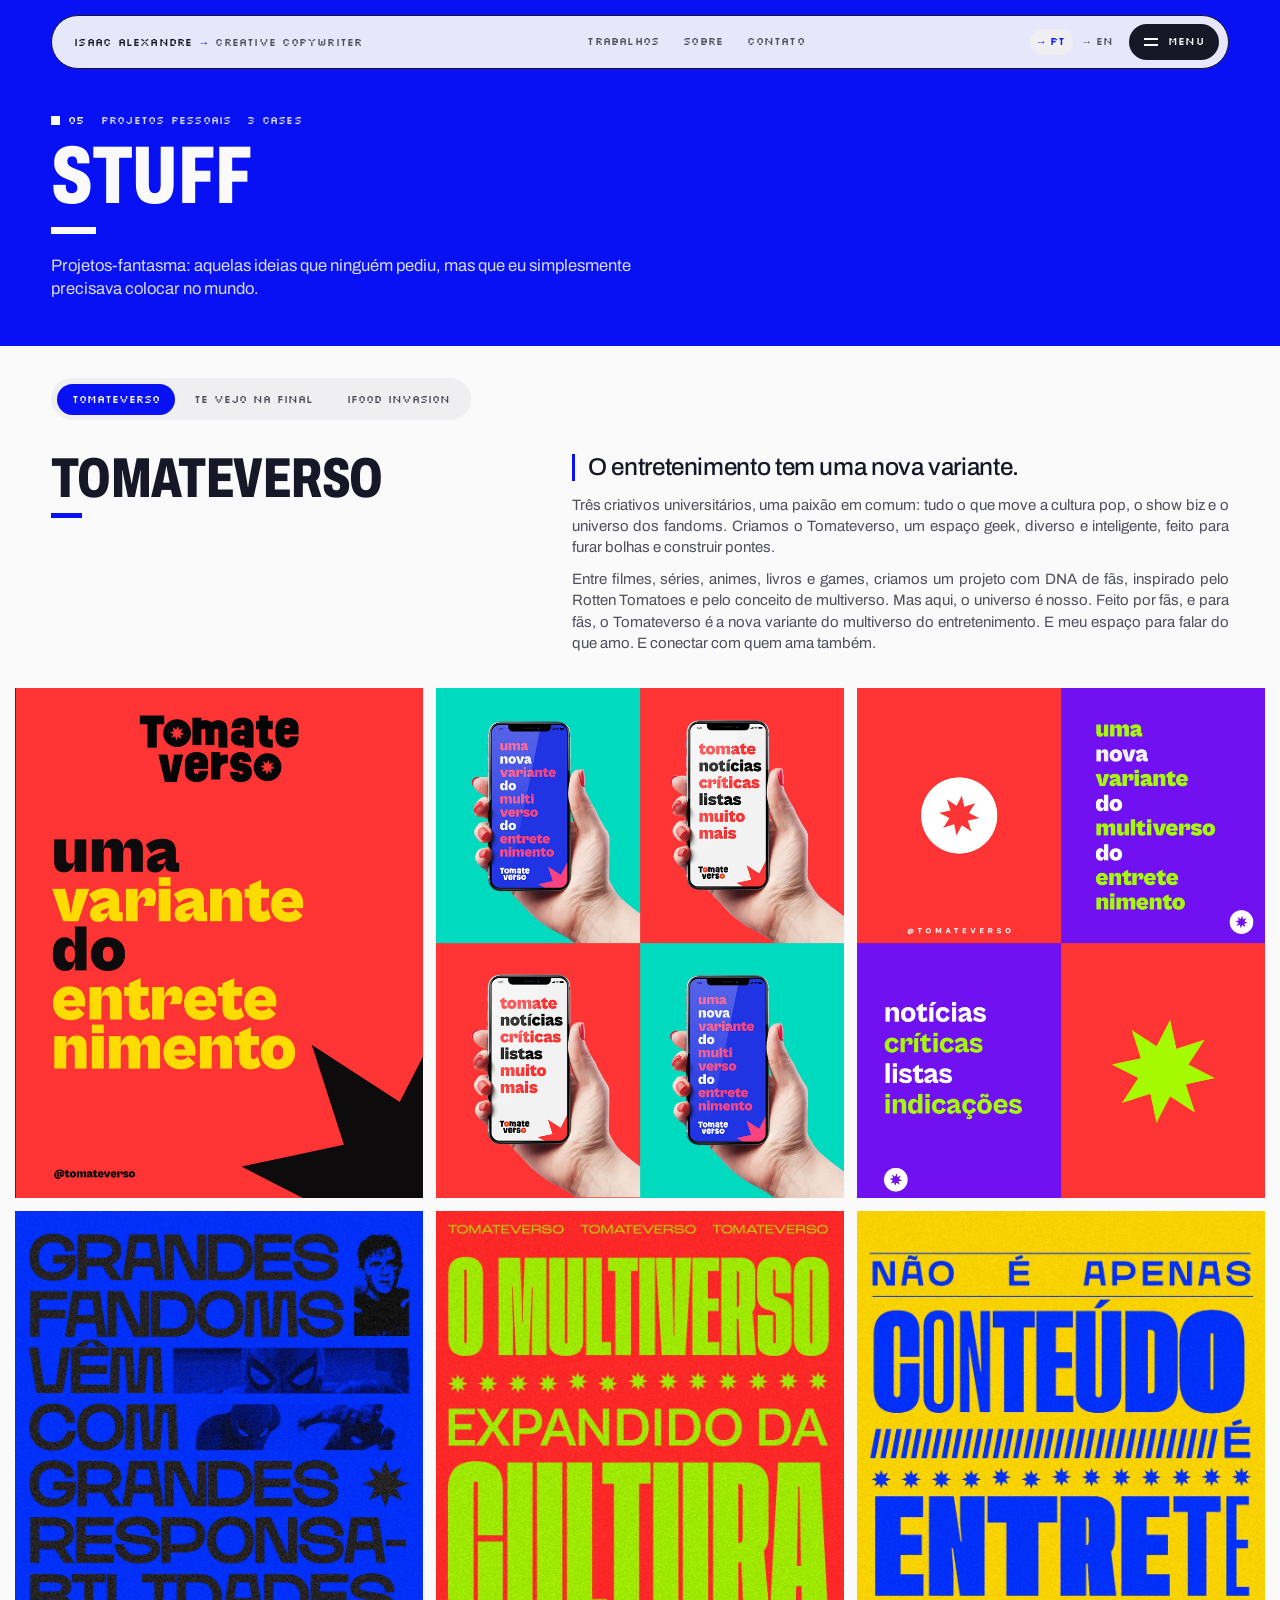
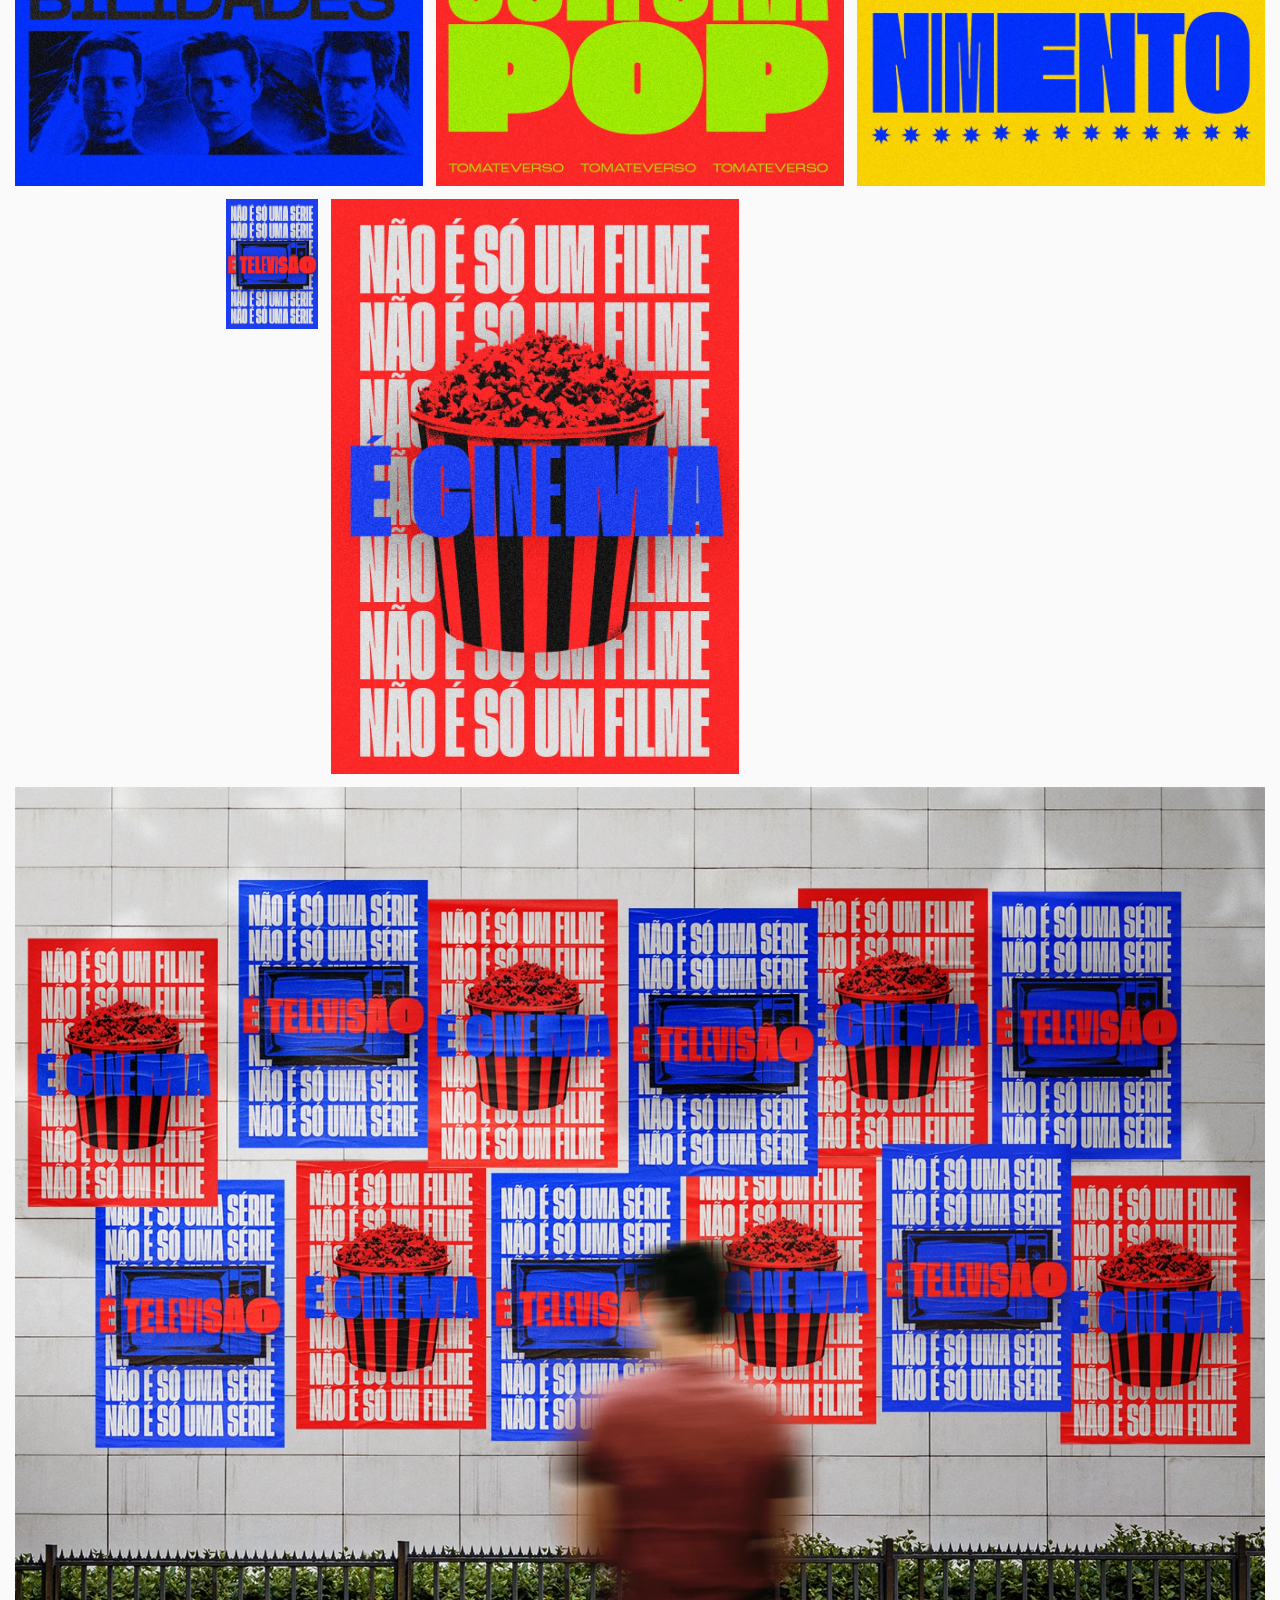
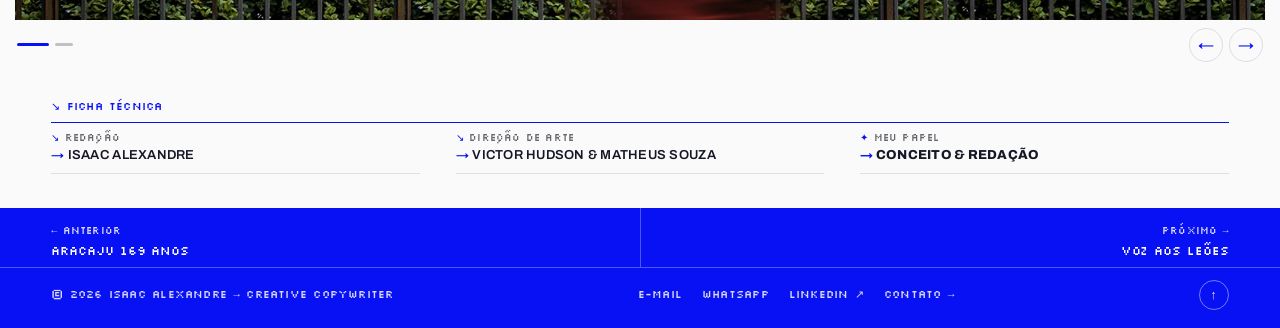
<file: stuff.html>
<!doctype html>
<html lang="pt-BR">
<head>
  <meta charset="utf-8">
  <meta name="viewport" content="width=device-width, initial-scale=1">
  <title>Stuff — Isaac Alexandre</title>
  <meta name="description" content="Projetos-fantasma: Tomateverso, Te vejo na final e iFood Invasion.">
  <meta property="og:title" content="Stuff — Isaac Alexandre">
  <meta property="og:description" content="Projetos-fantasma: Tomateverso, Te vejo na final e iFood Invasion.">
  <meta property="og:image" content="assets/img/home-07.webp">
  <meta name="theme-color" content="#FAFAFA">
  <link rel="icon" href="assets/img/favicon-star.svg?v=4" type="image/svg+xml">
  <link rel="icon" href="favicon.ico?v=4" sizes="32x32">
  <link rel="apple-touch-icon" href="assets/img/apple-touch-icon-star.png?v=4">
  <link rel="preconnect" href="https://fonts.googleapis.com">
  <link rel="preconnect" href="https://fonts.gstatic.com" crossorigin>
  <link href="https://fonts.googleapis.com/css2?family=Archivo:ital,wdth,wght@0,62..125,400..900;1,100,400..600&family=Silkscreen:wght@400;700&display=swap" rel="stylesheet">
  <link rel="stylesheet" href="assets/css/style.css">
  <script>try{document.documentElement.setAttribute("data-lang",localStorage.getItem("ia-lang")||"pt")}catch(e){}</script>
</head>
<body class="project" id="top">
  <a class="skip" href="#main">Pular para o conteúdo</a>

  <header class="site-header">
    <div class="wrap">
      <div class="bar">
        <a class="brand" href="index.html" aria-label="Isaac Alexandre, Creative Copywriter — início"><span class="b-name">Isaac Alexandre</span><span class="b-role"><span class="b-arrow" aria-hidden="true">→</span>Creative Copywriter</span></a>
        <nav class="nav-inline label" aria-label="Principal">
          <a href="index.html#trabalhos"><span data-l="pt">Trabalhos</span><span data-l="en">Work</span></a>
          <a href="sobre.html"><span data-l="pt">Sobre</span><span data-l="en">About</span></a>
          <a href="sobre.html#contato"><span data-l="pt">Contato</span><span data-l="en">Contact</span></a>
        </nav>
        <div class="header-tools">
          <div class="lang label" role="group" aria-label="Idioma / Language">
            <button type="button" data-set-lang="pt">→ PT</button><button type="button" data-set-lang="en">→ EN</button>
          </div>
          <button class="menu-btn label" type="button" aria-expanded="false" aria-controls="menu"><span class="bars" aria-hidden="true"></span>Menu</button>
        </div>
      </div>
    </div>
  </header>

  <div class="menu" id="menu" aria-hidden="true">
    <div class="wrap">
      <ul class="menu-list">
        <li><a href="index.html" data-preview="assets/img/home-01.webp"><span class="n">00</span>Home</a></li>
        <li><a href="voz-aos-leoes.html" data-preview="assets/img/home-01.webp"><span class="n">01</span><span data-l="pt">Voz aos Leões</span><span data-l="en">Voice to the Lions</span></a></li>
        <li><a href="every-beat-counts.html" data-preview="assets/img/home-02.webp"><span class="n">02</span>Every Beat Counts</a></li>
        <li><a href="victoria-brasil.html" data-preview="assets/img/home-03.webp"><span class="n">03</span>Victoria Brasil</a></li>
        <li><a href="aracaju-169-anos.html" data-preview="assets/img/home-06.webp"><span class="n">04</span><span data-l="pt">Aracaju 169 anos</span><span data-l="en">Aracaju 169 years</span></a></li>
        <li><a href="stuff.html" aria-current="page" data-preview="assets/img/home-07.webp"><span class="n">05</span>Stuff</a></li>
        <li><a href="https://www.behance.net/gallery/235548747/Bracelete-Cash-Banese" target="_blank" rel="noopener" data-preview="assets/img/home-11.webp"><span class="n">06</span>Bracelete Cash <span class="ext">↗</span></a></li>
        <li><a href="sobre.html" data-preview="assets/img/about-02.webp"><span class="n">→</span><span data-l="pt">Sobre &amp; contato</span><span data-l="en">About &amp; contact</span></a></li>
      </ul>
      <div class="menu-aside">
        <div class="menu-preview" aria-hidden="true"></div>
        <div class="menu-contact label">
          <a href="mailto:isaacalexandreaguiar@gmail.com">→ isaacalexandreaguiar@gmail.com</a>
          <a href="https://wa.me/5538999338228" target="_blank" rel="noopener">→ +55 (38) 9 9933-8228</a>
          <a href="https://www.linkedin.com/in/isaacaalexandre/" target="_blank" rel="noopener">→ LinkedIn ↗</a>
        </div>
      </div>
    </div>
  </div>

  <main id="main">
    <article>
      <section class="p-hero">
        <div class="wrap">
          <p class="p-kicker"><span class="label">05</span><span class="label"><span data-l="pt">Projetos pessoais</span><span data-l="en">Personal projects</span></span><span class="label">3 cases</span></p>
          <h1 class="display p-title"><span class="line"><span>Stuff</span></span></h1>
          <p class="hero-quote rv" style="margin-top:20px;max-width:640px">
            <span data-l="pt">Projetos-fantasma: aquelas ideias que ninguém pediu, mas que eu simplesmente precisava colocar no mundo.</span>
            <span data-l="en">Ghost projects: the kind of ideas no one asked for, but I just had to bring to life.</span>
          </p>
        </div>
      </section>

      <div class="wrap">
        <div class="tabs" role="tablist" aria-label="Projetos">
          <button class="tab" type="button" role="tab" id="t-tomateverso" aria-controls="tomateverso" aria-selected="true">Tomateverso</button>
          <button class="tab" type="button" role="tab" id="t-te-vejo-na-final" aria-controls="te-vejo-na-final" aria-selected="false">Te vejo na final</button>
          <button class="tab" type="button" role="tab" id="t-invasion" aria-controls="invasion" aria-selected="false">iFood Invasion</button>
        </div>
      </div>

        <!-- TOMATEVERSO -->
        <section class="tab-panel" id="tomateverso" role="tabpanel" aria-labelledby="t-tomateverso">
          <div class="wrap p-head">
            <h2 class="display sub-title">Tomateverso</h2>
            <div class="p-text rv">
              <div data-l="pt">
                <p class="lead">O entretenimento tem uma nova variante.</p>
                <p>Três criativos universitários, uma paixão em comum: tudo o que move a cultura pop, o show biz e o universo dos fandoms. Criamos o Tomateverso, um espaço geek, diverso e inteligente, feito para furar bolhas e construir pontes.</p>
                <p>Entre filmes, séries, animes, livros e games, criamos um projeto com DNA de fãs, inspirado pelo Rotten Tomatoes e pelo conceito de multiverso. Mas aqui, o universo é nosso. Feito por fãs, e para fãs, o Tomateverso é a nova variante do multiverso do entretenimento. E meu espaço para falar do que amo. E conectar com quem ama também.</p>
              </div>
              <div data-l="en">
                <p class="lead">Entertainment has a new variant.</p>
                <p>To embrace pop culture, showbiz, and the universe of fandoms, three college creatives united around one shared obsession: what they love. We built Tomateverso — an inclusive, geek-powered space that breaks bubbles and builds bridges, delivering smart, passionate content across film, TV, anime, music, books, and games.</p>
                <p>Inspired by Rotten Tomatoes and the multiverse theory, this project was crafted by fans, for fans. In a multiverse of content, this is our boldest reality yet. Tomateverso was my universe to speak about what I love — and connect others who love it too.</p>
              </div>
            </div>
          </div>
          <div class="gallery">
            <figure class="c4 m6 rv"><a class="zoom" href="assets/img/stuff-01.webp"><img src="assets/img/stuff-01.webp" alt="Tomateverso — post" width="1600" height="2000" loading="lazy"></a></figure>
            <figure class="c4 m6 rv rv-d1"><a class="zoom" href="assets/img/stuff-02.webp"><img src="assets/img/stuff-02.webp" alt="Tomateverso — post" width="1600" height="2000" loading="lazy"></a></figure>
            <figure class="c4 m6 rv rv-d2"><a class="zoom" href="assets/img/stuff-03.webp"><img src="assets/img/stuff-03.webp" alt="Tomateverso — post" width="1600" height="2000" loading="lazy"></a></figure>
            <figure class="c4 m6 rv"><a class="zoom" href="assets/img/stuff-04.webp"><img src="assets/img/stuff-04.webp" alt="Tomateverso — cartaz" width="900" height="1268" loading="lazy"></a></figure>
            <figure class="c4 m6 rv rv-d1"><a class="zoom" href="assets/img/stuff-05.webp"><img src="assets/img/stuff-05.webp" alt="Tomateverso — cartaz" width="900" height="1268" loading="lazy"></a></figure>
            <figure class="c4 m6 rv rv-d2"><a class="zoom" href="assets/img/stuff-06.webp"><img src="assets/img/stuff-06.webp" alt="Tomateverso — cartaz" width="900" height="1268" loading="lazy"></a></figure>
            <figure class="c4 s3 m6 rv"><a class="zoom" href="assets/img/stuff-07.webp"><img src="assets/img/stuff-07.webp" alt="Tomateverso — cartaz" width="900" height="1268" loading="lazy"></a></figure>
            <figure class="c4 m6 rv rv-d1"><a class="zoom" href="assets/img/stuff-08.webp"><img src="assets/img/stuff-08.webp" alt="Tomateverso — cartaz" width="900" height="1268" loading="lazy"></a></figure>
            <div class="carousel rv">
              <div class="carousel-track">
                <a class="zoom" href="assets/img/stuff-09.webp"><img src="assets/img/stuff-09.webp" alt="Tomateverso — apresentação 1" width="1600" height="1067" loading="lazy"></a>
                <a class="zoom" href="assets/img/stuff-10.webp"><img src="assets/img/stuff-10.webp" alt="Tomateverso — apresentação 2" width="1600" height="1067" loading="lazy"></a>
              </div>
              <div class="carousel-ui"><div class="carousel-dots"></div><div class="carousel-btns"><button type="button" data-prev aria-label="Anterior">←</button><button type="button" data-next aria-label="Próxima">→</button></div></div>
            </div>
          </div>
        <section class="p-credits">
          <div class="wrap">
            <p class="label p-credits-title">↘ <span data-l="pt">Ficha técnica</span><span data-l="en">Credits</span></p>
            <dl class="credits">
              <div><dt class="label"><span data-l="pt">Redação</span><span data-l="en">Copywriter</span></dt><dd>Isaac Alexandre</dd></div>
              <div><dt class="label"><span data-l="pt">Direção de arte</span><span data-l="en">Art direction</span></dt><dd>Victor Hudson &amp; Matheus Souza</dd></div>
              <div class="role"><dt class="label"><span data-l="pt">Meu papel</span><span data-l="en">My role</span></dt><dd><span data-l="pt">Conceito &amp; redação</span><span data-l="en">Concept &amp; copywriting</span></dd></div>
            </dl>
          </div>
        </section>
        </section>

        <!-- TE VEJO NA FINAL -->
        <section class="tab-panel" id="te-vejo-na-final" role="tabpanel" aria-labelledby="t-te-vejo-na-final" hidden>
          <div class="wrap p-head">
            <h2 class="display sub-title">Te vejo na final</h2>
            <div class="p-text rv">
              <div data-l="pt">
                <p class="lead">Reivindicar o campo.</p>
                <p>No segundo romance de Ayslan Monteiro, uma nova narrativa ocupa espaços que antes nos eram negados. Futebol e comunidade LGBTQIAP+ quase nunca se cruzam. Essa história muda isso.</p>
                <p>É sobre sair do armário, ressignificar papéis e desafiar estruturas usando a própria linguagem que elas criaram. Até os pôsteres jogam junto, subvertendo termos do futebol em pequenos atos de resistência. E dessa vez, o jogo virou.</p>
              </div>
              <div data-l="en">
                <p class="lead">Claiming the field.</p>
                <p>In his second YA novel, Ayslan Monteiro brings a bold, necessary narrative, one that reclaims queer voices in spaces they’ve long been shut out of. Football and queerness rarely meet. This story changes that.</p>
                <p>It’s about breaking closets, redefining roles, and challenging a system through the very language it built. Even the posters play along, twisting football terms into quiet acts of resistance. And this time, the game changed.</p>
              </div>
            </div>
          </div>
          <div class="gallery">
            <figure class="rv"><a class="zoom" href="assets/img/stuff-11.webp"><img src="assets/img/stuff-11.webp" alt="Te vejo na final — key visual" width="1600" height="673" loading="lazy"></a></figure>
            <figure class="c4 m4 rv"><a class="zoom" href="assets/img/stuff-12.webp"><img src="assets/img/stuff-12.webp" alt="Te vejo na final — pôster" width="1600" height="2263" loading="lazy"></a></figure>
            <figure class="c4 m4 rv rv-d1"><a class="zoom" href="assets/img/stuff-13.webp"><img src="assets/img/stuff-13.webp" alt="Te vejo na final — pôster" width="1600" height="2263" loading="lazy"></a></figure>
            <figure class="c4 m4 rv rv-d2"><a class="zoom" href="assets/img/stuff-14.webp"><img src="assets/img/stuff-14.webp" alt="Te vejo na final — pôster" width="1600" height="2263" loading="lazy"></a></figure>
            <div class="carousel rv">
              <div class="carousel-track">
                <a class="zoom" href="assets/img/stuff-15.webp"><img src="assets/img/stuff-15.webp" alt="Te vejo na final — apresentação 1" width="1600" height="900" loading="lazy"></a>
                <a class="zoom" href="assets/img/stuff-16.webp"><img src="assets/img/stuff-16.webp" alt="Te vejo na final — apresentação 2" width="1600" height="1066" loading="lazy"></a>
              </div>
              <div class="carousel-ui"><div class="carousel-dots"></div><div class="carousel-btns"><button type="button" data-prev aria-label="Anterior">←</button><button type="button" data-next aria-label="Próxima">→</button></div></div>
            </div>
          </div>
        <section class="p-credits">
          <div class="wrap">
            <p class="label p-credits-title">↘ <span data-l="pt">Ficha técnica</span><span data-l="en">Credits</span></p>
            <dl class="credits">
              <div><dt class="label"><span data-l="pt">Redação</span><span data-l="en">Copywriters</span></dt><dd>Isaac Alexandre &amp; Ayslan Monteiro</dd></div>
              <div><dt class="label"><span data-l="pt">Direção de arte</span><span data-l="en">Art direction</span></dt><dd>Rafael Espírito</dd></div>
              <div class="role"><dt class="label"><span data-l="pt">Meu papel</span><span data-l="en">My role</span></dt><dd><span data-l="pt">Redação</span><span data-l="en">Copywriting</span></dd></div>
            </dl>
          </div>
        </section>
        </section>

        <!-- INVASION -->
        <section class="tab-panel" id="invasion" role="tabpanel" aria-labelledby="t-invasion" hidden>
          <div class="wrap p-head">
            <h2 class="display sub-title">Invasion <span class="label" style="vertical-align:middle">iFood</span></h2>
            <div class="p-text rv">
              <div data-l="pt">
                <p class="lead">Delivery que desafia a gravidade.</p>
                <p>Em janeiro de 2022, o iFood se tornou a primeira empresa das Américas autorizada a fazer entregas por drone. A tecnologia não substitui, complementa. É a solução para onde rodas não chegam. O primeiro caso? A rota entre Aracaju e Barra dos Coqueiros, em Sergipe. Uma ponte, trânsito parado, mais de 40 minutos de atraso. Com o drone, o que era inviável virou instantâneo.</p>
                <p>Para marcar essa virada, lançamos uma campanha que transformou inovação em cultura pop. Extraterrestres invadem a Terra, não para dominar, mas para experimentar o futuro da entrega. Com iFood, seu pedido sempre encontra um caminho. Até voando.</p>
              </div>
              <div data-l="en">
                <p class="lead">Delivery that defies gravity.</p>
                <p>January 2022. iFood becomes the first company in the Americas cleared to deliver by drone. The tech is additive, not a replacement: drones extend the fleet where wheels slow down. Use case number one: Aracaju to Barra dos Coqueiros, Sergipe. One bridge, gridlocked traffic, forty-plus minutes lost. The drone hop turns an impossible route into a quick drop.</p>
                <p>To launch the service we turned innovation into pop culture. The campaign imagines aliens drawn to Earth by the ease of airborne delivery, twisting sci-fi lore into a brand love story that is playful, shareable and irresistibly simple. With iFood, your order always finds a way. Even if it has to fly to get there.</p>
              </div>
            </div>
          </div>
          <div class="gallery">
            <figure class="rv"><button class="yt" type="button" data-yt="3sHxjtjCxnE" aria-label="Assistir ao vídeo: iFood Invasion"><img src="https://i.ytimg.com/vi/3sHxjtjCxnE/maxresdefault.jpg" alt="" loading="lazy"><span class="play" aria-hidden="true"><svg viewBox="0 0 24 24" fill="currentColor"><path d="M5 3l16 9-16 9z"/></svg></span><span class="yt-label label"><span data-l="pt">Assistir ao filme</span><span data-l="en">Watch the film</span></span></button></figure>
            <figure class="c6 rv"><a class="zoom" href="assets/img/stuff-17.webp"><img src="assets/img/stuff-17.webp" alt="iFood Invasion — key visual" width="1600" height="900" loading="lazy"></a></figure>
            <figure class="c6 rv rv-d1 gif-frame"><img src="assets/img/ifood-invasion.gif" alt="iFood Invasion — cenas do filme em movimento" width="370" height="208" loading="lazy"></figure>
          </div>
        <section class="p-credits">
          <div class="wrap">
            <p class="label p-credits-title">↘ <span data-l="pt">Ficha técnica</span><span data-l="en">Credits</span></p>
            <dl class="credits">
              <div><dt class="label"><span data-l="pt">Direção</span><span data-l="en">Directors</span></dt><dd>Isaac Alexandre &amp; Victor Hudson</dd></div>
              <div><dt class="label"><span data-l="pt">Roteiro</span><span data-l="en">Writers</span></dt><dd>Isaac Alexandre, Ander Martins, Lisane Rocha &amp; Victor Hudson</dd></div>
              <div><dt class="label"><span data-l="pt">Direção de arte</span><span data-l="en">Art direction</span></dt><dd>Laura Maria &amp; Emmanuel Barros</dd></div>
              <div><dt class="label"><span data-l="pt">Edição &amp; som</span><span data-l="en">Editing &amp; sound</span></dt><dd>Gabriel Dantas &amp; Ricardo Nascimento</dd></div>
              <div class="role"><dt class="label"><span data-l="pt">Meu papel</span><span data-l="en">My role</span></dt><dd><span data-l="pt">Roteiro &amp; direção</span><span data-l="en">Writer &amp; director</span></dd></div>
            </dl>
          </div>
        </section>
        </section>

      <nav class="p-next" aria-label="Projetos">
        <div class="wrap">
          <a href="aracaju-169-anos.html"><span class="label">← <span data-l="pt">Anterior</span><span data-l="en">Previous</span></span><p class="display"><span data-l="pt">Aracaju 169 anos</span><span data-l="en">Aracaju 169 years</span></p></a>
          <a href="voz-aos-leoes.html"><span class="label"><span data-l="pt">Próximo</span><span data-l="en">Next</span> →</span><p class="display"><span data-l="pt">Voz aos Leões</span><span data-l="en">Voice to the Lions</span></p></a>
        </div>
      </nav>
    </article>
  </main>

  <footer class="site-footer">
    <div class="wrap footer-mini label">
      <span>© <span data-year>2026</span> Isaac Alexandre → Creative Copywriter</span>
      <nav class="footer-links" aria-label="Contato">
        <a href="mailto:isaacalexandreaguiar@gmail.com">E-mail</a>
        <a href="https://wa.me/5538999338228" target="_blank" rel="noopener">WhatsApp</a>
        <a href="https://www.linkedin.com/in/isaacaalexandre/" target="_blank" rel="noopener">LinkedIn ↗</a>
        <a href="sobre.html#contato"><span data-l="pt">Contato</span><span data-l="en">Contact</span> →</a>
      </nav>
      <a class="to-top" href="#top" aria-label="Voltar ao topo">↑</a>
    </div>
  </footer>

  <script src="data/letterboxd.js"></script>
  <script src="assets/js/main.js"></script>
</body>
</html>
</file>
<file: assets/css/style.css>
/* =========================================================
   ISAAC ALEXANDRE — Creative Copywriter · v4
   Cores: azul elétrico #0811F4 (identidade), branco #FAFAFA, preto #171827.
   Tipografia (2 famílias):
     · Archivo  — leitura (largura normal) e impacto (condensada, pesada)
     · Silkscreen — etiquetas, navegação, menus, indicadores, títulos da vitrine
   ========================================================= */

:root {
  --bg: #FAFAFA;
  --surface: #EFEFF1;
  --ink: #171827;
  --text: #171827;
  --muted: #4E4F5A;      /* 7.9:1 sobre #FAFAFA */
  --faint: #66676E;      /* 5.4:1 sobre #FAFAFA */
  --line: #DEDEE3;
  --blue: #0811F4;
  --blue-soft: #9EA3FF;
  --on-blue: #FAFAFA;
  --on-blue-2: rgba(250, 250, 250, .86);  /* 6:1 sobre o azul */
  --on-blue-line: rgba(250, 250, 250, .3);

  --sans: "Archivo", "Helvetica Neue", Arial, sans-serif;
  --pixel: "Silkscreen", "Courier New", monospace;

  --r: 10px;
  --r-sm: 6px;
  --gutter: clamp(16px, 4vw, 56px);
  --max: 1360px;
  --header-h: 84px;
  --ease: cubic-bezier(.2, .7, .1, 1);

  /* estrela de 6 pontas (✶) desenhada em geometria — a mesma do favicon */
  --star: polygon(50% 0, 60.42% 31.96%, 93.3% 25%, 70.83% 50%, 93.3% 75%, 60.42% 68.04%, 50% 100%, 39.58% 68.04%, 6.7% 75%, 29.17% 50%, 6.7% 25%, 39.58% 31.96%);
}

/* ---------- base ---------- */
*, *::before, *::after { box-sizing: border-box; }
html { -webkit-text-size-adjust: 100%; scroll-behavior: smooth; background: var(--bg); color-scheme: light; }
html:has(body.home), html:has(body.sobre) { background: var(--blue); }
body {
  margin: 0;
  background: var(--bg);
  color: var(--text);
  font-family: var(--sans);
  font-variation-settings: "wdth" 100;
  font-size: 16px;
  line-height: 1.4;
  -webkit-font-smoothing: antialiased;
  overflow-x: hidden;
}
img { display: block; max-width: 100%; height: auto; }
a { color: inherit; text-decoration: none; }
button { font: inherit; color: inherit; background: none; border: 0; padding: 0; cursor: pointer; }
:focus-visible { outline: 2px solid var(--blue); outline-offset: 3px; border-radius: 4px; }
.home main :focus-visible, .sobre main :focus-visible, .site-footer :focus-visible, .p-next :focus-visible,
.project .p-hero :focus-visible, .lb :focus-visible { outline-color: var(--on-blue); }
.sobre .cv-band :focus-visible { outline-color: var(--blue); }
::selection { background: var(--ink); color: var(--on-blue); }

.wrap { width: 100%; max-width: var(--max); margin: 0 auto; padding: 0 var(--gutter); }

/* idiomas: PT padrão, EN via html[data-lang="en"] */
html:not([data-lang="en"]) [data-l="en"],
html[data-lang="en"] [data-l="pt"] { display: none !important; }

.sr { position: absolute; left: 0; top: 0; width: 1px; height: 1px; margin: -1px; overflow: hidden; clip: rect(0 0 0 0); white-space: nowrap; }

/* tipografia de sistema */
.label, .px {
  font-family: var(--pixel); font-weight: 400; font-size: 11px;
  letter-spacing: .02em; text-transform: uppercase; line-height: 1.25;
}
.display {
  font-family: var(--sans); font-weight: 800; font-variation-settings: "wdth" 70;
  text-transform: uppercase; line-height: .9; letter-spacing: -.005em;
  margin: 0; color: var(--ink);
}
.star-shape { display: inline-block; width: 1em; height: 1em; background: currentColor; clip-path: var(--star); }

.skip {
  position: absolute; left: 8px; top: -60px; z-index: 200;
  background: var(--ink); color: var(--bg); padding: 8px 12px; border-radius: var(--r-sm);
}
.skip:focus { top: 8px; }

/* ---------- header (pílula flutuante) ---------- */
.site-header {
  position: sticky; top: 0; z-index: 50;
  height: var(--header-h);
  display: flex; align-items: center;
  transition: transform .45s var(--ease);
  pointer-events: none;
}
.site-header.is-hidden { transform: translateY(-110%); }
.site-header .wrap { pointer-events: auto; }
.site-header .bar {
  height: 54px;
  display: flex; align-items: center; justify-content: space-between; gap: 20px;
  padding: 0 9px 0 22px;
  background: rgba(250, 250, 250, .92);
  -webkit-backdrop-filter: blur(14px); backdrop-filter: blur(14px);
  border: 1px solid var(--ink);
  border-radius: 999px;
  transition: box-shadow .3s;
}
.site-header.is-scrolled .bar { box-shadow: 0 10px 30px -18px rgba(23, 24, 39, .45); }

/* assinatura: Isaac Alexandre → Creative Copywriter (pixel) */
.brand {
  display: flex; align-items: center; gap: 8px; flex-wrap: nowrap;
  font-family: var(--pixel); font-size: 11px; line-height: 1.15; letter-spacing: .02em; text-transform: uppercase;
  color: var(--ink); white-space: nowrap;
}
.brand .b-role { display: inline-flex; align-items: center; gap: 8px; color: var(--muted); }
.brand .b-arrow { color: var(--blue); display: inline-block; transition: transform .4s var(--ease); }
.brand:hover .b-arrow { transform: translateX(3px); }

.nav-inline { display: flex; align-items: center; gap: 24px; color: var(--muted); }
.nav-inline a { position: relative; padding: 4px 0; transition: color .25s; }
.nav-inline a:hover, .nav-inline a[aria-current="page"] { color: var(--ink); }
.nav-inline a::after {
  content: ""; position: absolute; left: 0; right: 0; bottom: 0; height: 2px;
  background: var(--blue); transform: scaleX(0); transform-origin: right;
  transition: transform .35s var(--ease);
}
.nav-inline a:hover::after, .nav-inline a[aria-current="page"]::after { transform: scaleX(1); transform-origin: left; }

.header-tools { display: flex; align-items: center; gap: 8px; }
.lang { display: flex; gap: 2px; color: var(--muted); }
.lang button { padding: 6px 8px; border-radius: 999px; white-space: nowrap; transition: color .2s, background .2s; }
.lang button[aria-pressed="true"] { color: var(--blue); background: var(--surface); }
.lang button:hover { color: var(--ink); }

.menu-btn {
  display: inline-flex; align-items: center; gap: 10px;
  height: 36px; padding: 0 15px; border-radius: 999px;
  background: var(--ink); color: var(--bg);
  transition: background .3s;
}
.menu-btn:hover { background: var(--blue); }
.menu-btn .bars { width: 14px; height: 8px; position: relative; }
.menu-btn .bars::before, .menu-btn .bars::after {
  content: ""; position: absolute; left: 0; right: 0; height: 1.5px; background: currentColor;
  transition: transform .35s var(--ease), top .35s var(--ease);
}
.menu-btn .bars::before { top: 0; }
.menu-btn .bars::after { top: 6px; }
body.menu-open .menu-btn .bars::before { top: 3px; transform: rotate(45deg); }
body.menu-open .menu-btn .bars::after { top: 3px; transform: rotate(-45deg); }

/* ---------- menu (todas as páginas) ---------- */
.menu {
  position: fixed; inset: 0; z-index: 40;
  background: var(--bg); color: var(--ink);
  padding-top: var(--header-h);
  display: flex; flex-direction: column;
  clip-path: inset(0 0 100% 0 round 0 0 24px 24px);
  visibility: hidden;
  transition: clip-path .65s var(--ease), visibility 0s linear .65s;
  overflow-y: auto;
}
body.menu-open { overflow: hidden; }
body.menu-open .menu { clip-path: inset(0 0 0 0 round 0); visibility: visible; transition: clip-path .65s var(--ease), visibility 0s; }
.menu .wrap { flex: 1; display: grid; grid-template-columns: 1fr minmax(240px, 32%); gap: 48px; padding-top: 20px; padding-bottom: 28px; }
.menu-list { list-style: none; margin: 0; padding: 0; }
.menu-list li { overflow: hidden; border-bottom: 1px solid var(--line); }
.menu-list a {
  display: flex; align-items: baseline; gap: 16px;
  padding: 11px 0 9px;
  font-family: var(--pixel); font-weight: 400; text-transform: uppercase; letter-spacing: 0;
  font-size: clamp(20px, 3.2vw, 40px); line-height: 1.05;
  color: var(--ink);
  transform: translateY(105%);
  transition: transform .7s var(--ease), color .25s, padding .4s var(--ease);
}
.menu-list a .n { font-size: 11px; color: var(--blue); min-width: 24px; }
.menu-list a .ext { font-size: .55em; color: var(--faint); }
.menu-list a:hover { padding-left: 14px; color: var(--blue); }
.menu-list a[aria-current="page"] { color: var(--faint); }
body.menu-open .menu-list a { transform: none; }
body.menu-open .menu-list li:nth-child(2) a { transition-delay: .03s; }
body.menu-open .menu-list li:nth-child(3) a { transition-delay: .06s; }
body.menu-open .menu-list li:nth-child(4) a { transition-delay: .09s; }
body.menu-open .menu-list li:nth-child(5) a { transition-delay: .12s; }
body.menu-open .menu-list li:nth-child(6) a { transition-delay: .15s; }
body.menu-open .menu-list li:nth-child(7) a { transition-delay: .18s; }
body.menu-open .menu-list li:nth-child(8) a { transition-delay: .21s; }
.menu-aside { display: flex; flex-direction: column; justify-content: space-between; gap: 24px; }
.menu-preview { aspect-ratio: 16/10; background: var(--surface); overflow: hidden; border-radius: var(--r); position: relative; }
.menu-preview img { position: absolute; inset: 0; width: 100%; height: 100%; object-fit: cover; opacity: 0; transition: opacity .35s; }
.menu-preview img.on { opacity: 1; }
.menu-contact { display: grid; gap: 6px; color: var(--muted); }
.menu-contact a:hover { color: var(--blue); }

/* ---------- animações ---------- */
.rv { opacity: 0; transform: translateY(22px); transition: opacity .9s var(--ease), transform .9s var(--ease); }
.rv.in { opacity: 1; transform: none; }
.rv-d1 { transition-delay: .08s; }

.line { display: block; overflow: hidden; padding: .12em 0 .04em; margin-top: -.12em; }
.line > span { display: block; transform: translateY(110%); animation: lineUp 1s var(--ease) forwards; }
.line:nth-child(2) > span { animation-delay: .08s; }
@keyframes lineUp { to { transform: none; } }
@keyframes nudge { 50% { transform: translateX(5px); } }
@keyframes spin { to { transform: rotate(360deg); } }
@keyframes twinkle { 50% { transform: scale(1.3) rotate(25deg); opacity: .6; } }
@keyframes rec { 50% { opacity: .2; } }

@view-transition { navigation: auto; }
::view-transition-old(root) { animation: vtOut .25s ease both; }
::view-transition-new(root) { animation: vtIn .45s var(--ease) both; }
@keyframes vtOut { to { opacity: 0; } }
@keyframes vtIn { from { opacity: 0; transform: translateY(10px); } }

.pill {
  display: inline-flex; align-items: center; gap: 10px;
  padding: 11px 16px; border-radius: 999px; border: 1px solid currentColor;
  font-family: var(--pixel); font-size: 11px; text-transform: uppercase; line-height: 1;
  transition: background .3s, color .3s, border-color .3s;
}

/* =========================================================
   HOME — fundo azul, assinatura tipográfica, vitrine
   ========================================================= */
body.home { background: var(--blue); color: var(--on-blue); }

.intro { padding: clamp(8px, 2vw, 28px) 0 clamp(18px, 3vw, 36px); }
.intro .wrap { container-type: inline-size; }
/* linha de apresentação: portfólio · cidade · onde trabalha */
.intro-meta {
  list-style: none; margin: 0 0 clamp(8px, 1.2vw, 14px); padding: 0 0 8px;
  display: grid; grid-template-columns: 1fr auto 1fr; gap: 6px 24px; align-items: baseline;
  color: var(--on-blue-2); border-bottom: 1px solid var(--on-blue-line);
}
.intro-meta li:nth-child(2) { text-align: center; }
.intro-meta li:nth-child(3) { text-align: right; }
.intro-meta .tw { display: inline-block; animation: twinkle 2.6s ease-in-out infinite; }
/* o nome é o protagonista: ISAAC à esquerda (com a estrela fechando a linha),
   ALEXANDRE encostado na margem direita */
.intro-name {
  --r: 4.314;             /* largura de "ALEXANDRE" em em (medida no navegador) */
  margin: 0;
  font-family: var(--sans); font-weight: 900; font-variation-settings: "wdth" 62;
  text-transform: uppercase; letter-spacing: -.012em; line-height: .82;
  font-size: calc(90cqw / var(--r));
  color: var(--on-blue);
}
.intro-name .in-2 { margin-left: 10cqw; }
.in-star {
  width: .42em; height: .42em; margin-left: .12em;
  vertical-align: top; margin-top: .06em;
  animation: spin 12s linear infinite;
}
.intro-role {
  display: flex; align-items: center; gap: .55em;
  margin: clamp(10px, 1.4vw, 18px) 0 0;
  font-size: clamp(15px, 2.1vw, 28px); line-height: 1;
}
.intro-role .px { font-size: inherit; letter-spacing: .01em; }
.intro-arrow { display: inline-block; animation: nudge 1.6s var(--ease) infinite; }

/* vitrine: mais compacta */
.work { padding: 0 0 clamp(22px, 3.4vw, 40px); }
.grid { display: grid; grid-template-columns: repeat(2, 1fr); gap: clamp(16px, 2.2vw, 28px) clamp(10px, 1.4vw, 18px); }
.card { display: block; position: relative; -webkit-tap-highlight-color: transparent; }
.card-media {
  position: relative; overflow: hidden; border-radius: var(--r);
  aspect-ratio: 16 / 9;
  background: rgba(250, 250, 250, .08);
  transform: translateZ(0);
}
.card-media img { position: absolute; inset: 0; width: 100%; height: 100%; object-fit: cover; }
.card-media .anim { z-index: 1; }
.card-body { display: flex; align-items: baseline; justify-content: space-between; gap: 6px 14px; flex-wrap: wrap; padding-top: 8px; }
.card-body > div { display: contents; }
.card-title {
  margin: 0; font-family: var(--pixel); font-weight: 400;
  font-size: clamp(14px, 1.3vw, 18px); line-height: 1.1; letter-spacing: 0;
  text-transform: uppercase; color: var(--on-blue);
}
.card-sub { margin: 0; color: var(--on-blue-2); font-size: 10px; }
.card:focus-visible { outline-offset: 6px; border-radius: var(--r); }

/* faixa animada: loop contínuo (o JS completa cópias e anda exatamente 1 grupo) */
.marquee {
  position: relative; overflow: hidden; white-space: nowrap;
  border-block: 1px solid var(--on-blue-line);
  padding: 5px 0;
  margin-bottom: 14px;
  color: rgba(250, 250, 250, .82);
}
.marquee::before, .marquee::after { content: ""; position: absolute; top: 0; bottom: 0; width: 6%; z-index: 1; pointer-events: none; }
.marquee::before { left: 0; background: linear-gradient(90deg, var(--blue), rgba(8, 17, 244, 0)); }
.marquee::after { right: 0; background: linear-gradient(-90deg, var(--blue), rgba(8, 17, 244, 0)); }
.marquee-track { display: flex; width: max-content; animation: marquee var(--dur, 40s) linear infinite; will-change: transform; }
.marquee-group { display: flex; flex: none; }
.marquee span {
  display: inline-flex; align-items: center;
  font-family: var(--pixel); font-size: 11px; line-height: 1.2; text-transform: uppercase; letter-spacing: .03em;
  padding-right: 1.1em;
  animation: lit 4.8s linear infinite;
}
.marquee span:nth-child(2) { animation-delay: .8s; }
.marquee span:nth-child(3) { animation-delay: 1.6s; }
.marquee span:nth-child(4) { animation-delay: 2.4s; }
.marquee span:nth-child(5) { animation-delay: 3.2s; }
.marquee span:nth-child(6) { animation-delay: 4s; }
.marquee span i { font-style: normal; margin-left: 1.1em; }
@keyframes lit { 0%, 20% { color: var(--on-blue); } 28%, 100% { color: rgba(250, 250, 250, .82); } }
@keyframes marquee { from { transform: translateX(0); } to { transform: translateX(calc(-1 * var(--shift, 50%))); } }

/* ---------- rodapé (azul em todas as páginas) ---------- */
.site-footer { padding: 0 0 18px; background: var(--blue); color: var(--on-blue-2); }
.footer-mini {
  display: flex; align-items: center; justify-content: space-between; flex-wrap: wrap; gap: 10px 24px;
  padding-top: 12px; border-top: 1px solid var(--on-blue-line);
}
.footer-links { display: flex; flex-wrap: wrap; gap: 6px 20px; }
.footer-links a, .footer-mini .to-top { transition: color .25s, background .25s, border-color .25s; }
.footer-links a:hover { color: var(--on-blue); text-decoration: underline; text-underline-offset: 3px; }
.footer-mini .to-top { width: 30px; height: 30px; border-radius: 50%; border: 1px solid rgba(250, 250, 250, .45); display: grid; place-items: center; font-size: 13px; }
.footer-mini .to-top:hover { background: var(--on-blue); color: var(--blue); border-color: var(--on-blue); }
.project .site-footer { padding-top: 0; }

/* =========================================================
   PROJETOS — abertura em azul, mídia sobre branco, fechamento azul
   ========================================================= */
.p-hero { padding: clamp(14px, 2.8vw, 36px) 0 clamp(18px, 2.6vw, 32px); }
.project .p-hero {
  background: var(--blue); color: var(--on-blue);
  margin-top: calc(-1 * var(--header-h));
  padding-top: calc(var(--header-h) + clamp(12px, 2.4vw, 30px));
  padding-bottom: clamp(26px, 3.6vw, 48px);
  margin-bottom: clamp(18px, 2.6vw, 32px);
}
.p-kicker { display: flex; flex-wrap: wrap; align-items: center; gap: 6px 16px; margin: 0 0 12px; color: var(--muted); font-size: 11px; font-weight: 400; }
.p-kicker .label:first-child { color: var(--blue); display: inline-flex; align-items: center; gap: 8px; }
.p-kicker .label:first-child::before { content: ""; width: 9px; height: 9px; background: currentColor; }
.project .p-hero .p-kicker, .sobre .p-kicker { color: var(--on-blue-2); }
.project .p-hero .p-kicker .label:first-child, .sobre .p-kicker .label:first-child { color: var(--on-blue); }
.p-title { font-size: clamp(42px, 6.4vw, 108px); line-height: .88; }
.project .p-hero .p-title { color: var(--on-blue); }
.p-title::after, .sub-title::after { content: ""; display: block; width: .55em; height: .09em; min-height: 4px; margin-top: .14em; background: var(--blue); }
.project .p-hero .p-title::after { background: var(--on-blue); }
.hero-quote { font-size: clamp(16px, 1.3vw, 19px); line-height: 1.38; margin: 14px 0 0; max-width: 620px; color: var(--muted); }
.project .p-hero .hero-quote { color: var(--on-blue-2); }

.p-head { display: grid; grid-template-columns: minmax(0, 5fr) minmax(0, 7fr); gap: clamp(20px, 4vw, 72px); align-items: start; }
.tab-panel > .p-head { padding-top: clamp(2px, .8vw, 10px); padding-bottom: clamp(18px, 2.8vw, 34px); }
.p-text p { margin: 0 0 .7em; font-size: clamp(15px, 1.15vw, 17px); line-height: 1.42; color: var(--muted); text-align: justify; hyphens: auto; }
.p-text p:last-child { margin-bottom: 0; }
.p-text p.lead {
  font-size: clamp(20px, 1.9vw, 28px); line-height: 1.12; color: var(--ink); font-weight: 500; letter-spacing: -.015em; text-align: left;
  margin-bottom: .55em; padding-left: .55em; border-left: 3px solid var(--blue);
}
.project .p-hero .p-text p { color: var(--on-blue-2); }
.project .p-hero .p-text p.lead { color: var(--on-blue); border-left-color: var(--on-blue); }
.sub-title { font-size: clamp(32px, 4.4vw, 68px); margin: 0; }

/* ficha técnica */
.p-credits { padding: clamp(22px, 3.2vw, 38px) 0 clamp(22px, 3vw, 34px); }
.p-credits-title { color: var(--blue); margin: 0 0 8px; }
.credits {
  margin: 0; display: grid; grid-template-columns: repeat(auto-fit, minmax(220px, 1fr));
  gap: 0 clamp(18px, 3vw, 36px); color: var(--faint);
  border-top: 1px solid var(--blue);
}
.credits div { padding: 9px 0; border-bottom: 1px solid var(--line); }
.credits dt { display: block; margin-bottom: 3px; font-size: 10px; }
.credits dt::before { content: "↘ "; color: var(--blue); }
.credits dd { margin: 0; color: var(--text); text-transform: uppercase; font-weight: 600; font-size: 13px; letter-spacing: .02em; line-height: 1.3; }
.credits dd::before { content: "→ "; color: var(--blue); }
.credits .role dd { color: var(--ink); font-weight: 800; }
.credits .role dt::before { content: "✦ "; }

/* galeria */
.gallery { display: grid; grid-template-columns: repeat(12, 1fr); gap: clamp(8px, 1vw, 14px); }
.gallery > * { grid-column: span 12; }
.gallery .c6 { grid-column: span 6; }
.gallery .c4 { grid-column: span 4; }
.gallery .c8 { grid-column: span 8; }
.gallery .c5 { grid-column: span 5; }
.gallery .c7 { grid-column: span 7; }
.gallery .center { grid-column: 3 / span 8; }
.gallery .stack { display: grid; gap: inherit; align-content: start; }
.gallery .duo { display: grid; grid-template-columns: 1fr 1fr; gap: inherit; }
.gallery .s3 { grid-column-start: 3; }
.gallery figure { margin: 0; }
.project .gallery { max-width: 1920px; margin: 0 auto; padding: 0 clamp(8px, 1.2vw, 18px); }
.zoom { display: block; width: 100%; overflow: hidden; border-radius: var(--r); cursor: zoom-in; background: var(--surface); }
.zoom img { width: 100%; }
.project .zoom, .project .yt, .project .carousel-track { border-radius: 0; }
.project .zoom { background: transparent; }
.gif-frame img { width: 100%; height: 100%; aspect-ratio: 16 / 9; object-fit: cover; }
.fill { height: 100%; }
.fill .zoom, .fill .zoom img { height: 100%; object-fit: cover; }

/* vídeo (carrega só no clique) */
.yt { position: relative; display: block; width: 100%; aspect-ratio: 16/9; overflow: hidden; border-radius: var(--r); background: #000; }
.yt img { position: absolute; inset: 0; width: 100%; height: 100%; object-fit: cover; }
.yt .play {
  position: absolute; left: 50%; top: 50%; translate: -50% -50%;
  width: clamp(56px, 6vw, 76px); aspect-ratio: 1; border-radius: 50%;
  background: var(--blue); color: var(--on-blue); display: grid; place-items: center;
  transition: background .25s;
}
.yt:hover .play, .yt:focus-visible .play { background: var(--ink); }
.yt .play svg { width: 32%; margin-left: 8%; }
.yt .yt-label { position: absolute; left: 10px; bottom: 10px; color: #fff; background: rgba(23, 24, 39, .72); padding: 5px 10px; border-radius: 999px; }
.yt iframe { position: absolute; inset: 0; width: 100%; height: 100%; border: 0; }
.yt:focus-visible { outline-offset: -4px; outline-color: var(--on-blue); }

/* carrossel */
.carousel { position: relative; }
.carousel-track { display: flex; overflow-x: auto; scroll-snap-type: x mandatory; scroll-behavior: smooth; border-radius: var(--r); scrollbar-width: none; }
.carousel-track::-webkit-scrollbar { display: none; }
.carousel-track > * { flex: 0 0 100%; scroll-snap-align: start; }
.carousel-track .zoom { border-radius: 0; }
.carousel-ui { display: flex; align-items: center; justify-content: space-between; margin-top: 8px; }
.project .gallery .carousel-ui { padding: 0 2px; }
.carousel-dots { display: flex; gap: 6px; }
.carousel-dots button { width: 18px; height: 3px; background: var(--ink); opacity: .25; border-radius: 2px; transition: opacity .3s, width .3s, background .3s; }
.carousel-dots button[aria-current="true"] { opacity: 1; width: 32px; background: var(--blue); }
.carousel-btns { display: flex; gap: 6px; }
.carousel-btns button { width: 34px; height: 34px; border-radius: 50%; border: 1px solid var(--line); color: var(--blue); transition: background .25s, color .25s, border-color .25s; }
.carousel-btns button:hover { background: var(--blue); color: var(--on-blue); border-color: var(--blue); }

/* abas */
.tabs {
  position: sticky; top: var(--header-h); z-index: 20;
  display: flex; gap: 4px; overflow-x: auto; scrollbar-width: none;
  padding: 6px; margin-bottom: clamp(14px, 2.4vw, 24px);
  background: rgba(239, 239, 241, .94); -webkit-backdrop-filter: blur(10px); backdrop-filter: blur(10px);
  border-radius: 999px; width: max-content; max-width: 100%;
  transition: top .45s var(--ease);
}
.site-header.is-hidden ~ main .tabs { top: 12px; }
.tabs::-webkit-scrollbar { display: none; }
.tab {
  flex: none; padding: 9px 15px; border-radius: 999px;
  font-family: var(--pixel); font-size: 11px; text-transform: uppercase; line-height: 1.1; color: var(--muted);
  transition: background .3s, color .3s;
}
.tab:hover { color: var(--blue); }
.tab[aria-selected="true"] { background: var(--blue); color: var(--on-blue); }
.tab-panel[hidden] { display: none; }
.tab-panel { animation: panelIn .5s var(--ease); scroll-margin-top: calc(var(--header-h) + 70px); }
@keyframes panelIn { from { opacity: 0; } }

/* anterior / próximo: discreto, em pixel, fechando a página em azul */
.p-next { background: var(--blue); color: var(--on-blue-2); }
.p-next .wrap { display: grid; grid-template-columns: 1fr 1fr; }
.p-next a { display: block; min-height: 44px; padding: 10px 0 9px; }
.p-next a + a { text-align: right; border-left: 1px solid var(--on-blue-line); padding-left: 16px; }
.p-next a:first-child { padding-right: 16px; }
.p-next .label { font-size: 10px; color: var(--on-blue-2); }
.p-next .display { font-family: var(--pixel); font-weight: 400; font-variation-settings: normal; font-size: 12px; line-height: 1.1; margin-top: 4px; color: var(--on-blue); transition: opacity .25s; }
.p-next a:hover .display, .p-next a:focus-visible .display { text-decoration: underline; text-underline-offset: 3px; }

/* =========================================================
   SOBRE — azul, com faixa clara para Experiência/Educação
   ========================================================= */
body.sobre { background: var(--blue); color: var(--on-blue); }
.about-hero { padding: clamp(10px, 1.8vw, 22px) 0 clamp(8px, 1.2vw, 14px); }
.about-hero .p-kicker { margin: 0; }
.about-grid {
  display: grid; grid-template-columns: repeat(12, 1fr); gap: 24px;
  padding: clamp(16px, 2.4vw, 28px) 0 clamp(36px, 5vw, 64px);
  border-top: 1px solid var(--on-blue-line);
}
/* a foto acompanha a altura do bloco de texto ao lado (o carrossel não "empurra" a linha) */
.about-photo { grid-column: 1 / span 4; position: relative; min-height: 300px; }
.about-photo .carousel { position: absolute; inset: 0; display: flex; flex-direction: column; }
.about-photo .carousel-track { flex: 1; min-height: 0; }
.about-photo .carousel-track > *, .about-photo .carousel-track img { height: 100%; }
.about-photo .carousel-track img { width: 100%; object-fit: cover; object-position: 50% 30%; }
.about-photo .carousel-dots button { background: var(--on-blue); opacity: .4; }
.about-photo .carousel-dots button[aria-current="true"] { opacity: 1; background: var(--on-blue); }
.about-photo .carousel-btns button { color: var(--on-blue); border-color: var(--on-blue-line); }
.about-photo .carousel-btns button:hover { background: var(--on-blue); color: var(--blue); border-color: var(--on-blue); }
.about-text { grid-column: 6 / span 7; }
.about-text p { margin: 0 0 .75em; font-size: clamp(17px, 1.3vw, 20px); line-height: 1.4; color: var(--on-blue-2); }
.about-text .aside { color: var(--on-blue); font-weight: 500; font-size: clamp(19px, 1.6vw, 24px); line-height: 1.25; }
.about-text .aside em { font-style: italic; opacity: .85; }
/* "bora trocar uma ideia?…" ~13% menor que na v3 */
.about-text .big { font-size: clamp(21px, 2.25vw, 33px); line-height: 1.14; color: var(--on-blue); font-weight: 500; letter-spacing: -.025em; margin: .55em 0 0; max-width: 24ch; }
.about-text .big a { text-decoration: underline; text-decoration-thickness: 2px; text-underline-offset: .12em; }
.about-text .big a:hover { text-decoration-thickness: 3px; }

/* experiência e educação: faixa clara, editorial, sem caixas */
.cv-band { background: var(--bg); color: var(--text); padding: clamp(28px, 4vw, 52px) 0; }
.cv-panel { border-top: 1px solid var(--ink); }
.cv {
  display: grid; grid-template-columns: repeat(2, minmax(0, 1fr));
  column-gap: clamp(40px, 7vw, 112px); row-gap: 32px;
  padding: clamp(14px, 2.2vw, 24px) 0 0;
}
.cv-block h2 { font-family: var(--pixel); font-weight: 400; font-size: 12px; text-transform: uppercase; line-height: 1.2; color: var(--blue); margin: 0 0 10px; }
.cv-block h2::before { content: "↘ "; }
.cv-list { list-style: none; margin: 0; padding: 0; }
.cv-list li {
  display: grid; grid-template-columns: minmax(0, 1fr) auto; align-items: baseline; gap: 4px 24px;
  padding: 11px 0; border-top: 1px solid var(--line); line-height: 1.3;
}
.cv-list li:last-child { border-bottom: 1px solid var(--line); }
.cv-list strong { display: block; margin-bottom: 2px; font-weight: 700; text-transform: uppercase; letter-spacing: .02em; color: var(--text); }
.cv-list strong::before { content: "→ "; color: var(--blue); }
.cv-list span { color: var(--muted); }
.cv-list .when { text-align: right; white-space: nowrap; font-size: 10px; }
.cv-list .now { color: var(--text); }
.cv-list .now::before { content: ""; display: inline-block; width: 7px; height: 7px; border-radius: 50%; background: var(--blue); margin-right: 6px; vertical-align: middle; animation: rec 1.6s steps(2) infinite; }
.cv-list .star { color: var(--blue); margin-left: 6px; display: inline-block; animation: twinkle 2.4s ease-in-out infinite; }
.cv-list li.highlight strong { color: var(--ink); }

/* Letterboxd: atividade recente, compacta, nas cores da plataforma */
.lb-section {
  padding-top: clamp(32px, 4.6vw, 60px); padding-bottom: clamp(32px, 4.6vw, 60px);
  display: grid; grid-template-columns: minmax(0, 4fr) minmax(0, 8fr); gap: 20px clamp(20px, 4vw, 64px); align-items: start;
}
.lb-caption { margin: 0; display: grid; gap: 8px; color: var(--on-blue); font-size: 12px; }
.lb-caption-sub { color: var(--on-blue-2); font-size: 10px; }
.lb-star { width: 22px; height: 22px; animation: spin 14s linear infinite; }
.lbx {
  justify-self: end; width: 100%;
  --lb-bg: #14181C; --lb-text: #99AABB; --lb-white: #FFFFFF;
  --lb-orange: #FF8000; --lb-green: #00E054; --lb-sky: #40BCF4;
  max-width: 600px;
  background: var(--lb-bg); color: var(--lb-text);
  border-radius: var(--r-sm);
  padding: 14px 14px 12px;
  box-shadow: 0 18px 40px -24px rgba(0, 0, 0, .6);
}
.lbx-head { display: flex; align-items: center; gap: 10px; padding: 0 2px 10px; border-bottom: 1px solid #2C3440; }
.lbx-dots { display: inline-flex; flex: none; }
.lbx-dots i { width: 12px; height: 12px; border-radius: 50%; margin-right: -3px; mix-blend-mode: screen; }
.lbx-dots i:nth-child(1) { background: var(--lb-orange); }
.lbx-dots i:nth-child(2) { background: var(--lb-green); }
.lbx-dots i:nth-child(3) { background: var(--lb-sky); margin-right: 0; }
.lbx-title { margin: 0; flex: 1; min-width: 0; font-family: var(--sans); font-weight: 800; font-size: 15px; letter-spacing: -.01em; color: var(--lb-white); line-height: 1.1; }
.lbx-sub { font-family: var(--pixel); font-weight: 400; font-size: 10px; letter-spacing: .02em; text-transform: uppercase; color: var(--lb-text); margin-left: 6px; }
.lbx-profile { color: var(--lb-text); font-size: 10px; transition: color .2s; }
.lbx-profile:hover { color: var(--lb-white); }
.lbx-list { list-style: none; margin: 12px 0 0; padding: 0; display: grid; grid-template-columns: repeat(4, minmax(0, 1fr)); gap: 10px; }
.lbx-list a { position: relative; display: block; color: var(--lb-text); }
.lbx-poster {
  display: block; aspect-ratio: 2 / 3; overflow: hidden; border-radius: 4px;
  background: #2C3440; box-shadow: inset 0 0 0 1px rgba(221, 238, 255, .25);
  outline: 2px solid transparent; outline-offset: -2px; transition: outline-color .2s;
}
.lbx-poster img { width: 100%; height: 100%; object-fit: cover; }
.lbx-list a:hover .lbx-poster, .lbx-list a:focus-visible .lbx-poster { outline-color: var(--lb-green); }
.lbx-list a:focus-visible { outline: none; }
.lbx-rate { display: flex; align-items: center; gap: 5px; margin-top: 6px; min-height: 13px; font-size: 12px; line-height: 1; }
.lbx-stars { color: var(--lb-green); letter-spacing: -.5px; }
.lbx-like { color: var(--lb-orange); }
.lbx-re { color: var(--lb-text); font-size: 11px; }
.lbx-name { display: block; margin-top: 4px; font-size: 12px; font-weight: 600; color: var(--lb-white); line-height: 1.2; white-space: nowrap; overflow: hidden; text-overflow: ellipsis; }
.lbx-date { display: block; margin-top: 2px; font-family: var(--pixel); font-size: 9px; text-transform: uppercase; color: var(--lb-text); }
.lbx-empty { grid-column: 1 / -1; font-size: 13px; }

/* contato: encerramento editorial sobre o azul, sem caixa */
.contact {
  padding: clamp(10px, 2vw, 24px) 0 clamp(36px, 5vw, 64px);
  scroll-margin-top: calc(var(--header-h) + 12px);
}
.contact-grid {
  display: grid; grid-template-columns: minmax(0, 7fr) minmax(0, 5fr); gap: clamp(20px, 4vw, 64px); align-items: end;
}
.contact-grid::before {  /* divisória que abre a seção */
  content: ""; grid-column: 1 / -1; height: 1px; background: var(--on-blue-line);
}
.contact-kicker { color: var(--on-blue-2); margin: 0 0 10px; }
.contact-title { position: relative; display: inline-block; color: var(--on-blue); font-size: clamp(36px, 5vw, 72px); line-height: .9; padding-right: .55em; }
.ct-star { position: absolute; right: 0; top: .02em; width: .4em; height: .4em; animation: spin 14s linear infinite; }
.contact-list { list-style: none; margin: 0; padding: 0; border-top: 1px solid var(--on-blue); }
.contact-list a {
  display: grid; grid-template-columns: 82px minmax(0, 1fr) auto; align-items: baseline; gap: 12px;
  padding: 12px 0; border-bottom: 1px solid var(--on-blue-line);
  color: var(--on-blue); transition: padding .35s var(--ease);
}
.contact-list .label { font-size: 10px; color: var(--on-blue-2); }
.cl-val { font-size: clamp(15px, 1.25vw, 18px); font-weight: 500; overflow-wrap: anywhere; line-height: 1.25; }
.cl-arr { transition: transform .35s var(--ease); }
.contact-list a:hover { padding-left: 8px; }
.contact-list a:hover .cl-arr { transform: translate(3px, -3px); }
.contact-list a:hover .cl-val { text-decoration: underline; text-underline-offset: 3px; }

/* ---------- lightbox ---------- */
.lb {
  position: fixed; inset: 0; z-index: 100; background: rgba(23, 24, 39, .95);
  display: grid; place-items: center; padding: 56px 16px;
  opacity: 0; visibility: hidden; transition: opacity .3s, visibility 0s linear .3s;
}
.lb.open { opacity: 1; visibility: visible; transition: opacity .3s; }
.lb img { max-width: min(1400px, 100%); max-height: calc(100svh - 112px); width: auto; object-fit: contain; border-radius: var(--r-sm); }
.lb button { position: absolute; color: var(--bg); width: 44px; height: 44px; border-radius: 50%; border: 1px solid rgba(255,255,255,.25); font-size: 18px; transition: background .25s, color .25s; }
.lb button:hover { background: var(--bg); color: var(--ink); }
.lb .lb-close { top: 14px; right: 14px; }
.lb .lb-prev { left: 14px; top: 50%; translate: 0 -50%; }
.lb .lb-next { right: 14px; top: 50%; translate: 0 -50%; }
.lb .lb-count { position: absolute; top: 26px; left: 20px; color: #C9C7D1; }

/* ---------- responsivo ---------- */
@media (max-width: 1024px) {
  .nav-inline { gap: 18px; }
  .menu .wrap { grid-template-columns: 1fr; }
  .menu-preview { display: none; }
  .about-photo { grid-column: 1 / span 5; }
  .about-text { grid-column: 6 / span 7; }
}

@media (max-width: 860px) {
  .nav-inline { display: none; }
  .p-head { grid-template-columns: minmax(0, 1fr); gap: 14px; }
  .contact-grid { grid-template-columns: minmax(0, 1fr); align-items: start; }
  .lb-section { grid-template-columns: minmax(0, 1fr); }
  .lb-caption { grid-template-columns: auto auto 1fr; align-items: center; gap: 10px; }
  .lbx { justify-self: stretch; max-width: none; }
}

@media (max-width: 760px) {
  :root { --header-h: 72px; }
  .site-header .bar { height: 50px; padding: 0 6px 0 16px; gap: 8px; }
  .brand { flex-direction: column; align-items: flex-start; gap: 2px; font-size: 10px; }
  .brand .b-role { gap: 5px; font-size: 9px; }
  .lang button { padding: 5px 6px; }

  /* apresentação: portfólio e cidade na mesma linha, Trilha embaixo */
  .intro-meta { grid-template-columns: 1fr auto; }
  .intro-meta li:nth-child(2) { text-align: right; }
  .intro-meta li:nth-child(3) { grid-column: 1 / -1; text-align: left; }
  .grid { grid-template-columns: 1fr; gap: 18px; }
  .card-media .anim { display: none; }   /* no celular as capas ficam estáticas (e o GIF nem é baixado) */

  .p-text p { text-align: left; }
  .credits { grid-template-columns: 1fr; }

  .gallery .c6, .gallery .c4, .gallery .c8, .gallery .c5, .gallery .c7, .gallery .center { grid-column: span 12; }
  .gallery .m6 { grid-column: span 6 !important; }
  .gallery .m4 { grid-column: span 4 !important; }
  .gallery .s3 { grid-column-start: auto; }
  .fill, .fill .zoom, .fill .zoom img { height: auto; }
  .tabs { width: 100%; }

  .about-photo { grid-column: 1 / -1; min-height: 0; max-width: 340px; }
  .about-photo .carousel { position: static; }
  .about-photo .carousel-track > *, .about-photo .carousel-track img { height: auto; }
  .about-photo .carousel-track img { aspect-ratio: 4 / 5; }
  .about-text { grid-column: 1 / -1; }
  .cv { grid-template-columns: minmax(0, 1fr); }
  .cv-list li { grid-template-columns: 1fr; }
  .cv-list .when { text-align: left; }

  .lbx-list { gap: 8px; }
  .lbx-name { font-size: 11px; }
  .contact-list a { grid-template-columns: 70px minmax(0, 1fr) auto; }
  .footer-mini { justify-content: flex-start; }
  .lb .lb-prev, .lb .lb-next { top: auto; bottom: 14px; translate: none; }
}

@media (max-width: 420px) {
  .header-tools { gap: 4px; }
  .menu-btn { width: 36px; padding: 0; gap: 0; justify-content: center; font-size: 0; }   /* só o ícone; o nome acessível continua "Menu" */
  .lbx-sub { display: none; }
}

@media (max-width: 360px) {
  .site-header .bar { padding-left: 12px; }
  .brand { font-size: 9px; }
  .brand .b-role { font-size: 8px; }
  .lang button { padding: 4px; }
}

/* "reduzir movimento" no sistema: sem GIFs, sem troca automática de fotos,
   sem as entradas grandes; a faixa e os detalhes seguem, mais devagar */
@media (prefers-reduced-motion: reduce) {
  html { scroll-behavior: auto; }
  ::view-transition-old(root), ::view-transition-new(root) { animation: none; }
  .line > span { animation: none; transform: none; }
  .rv { transform: none; }
  .marquee-track { animation-duration: calc(var(--dur, 40s) * 2); }
  .card-media .anim { display: none; }
}
</file>
